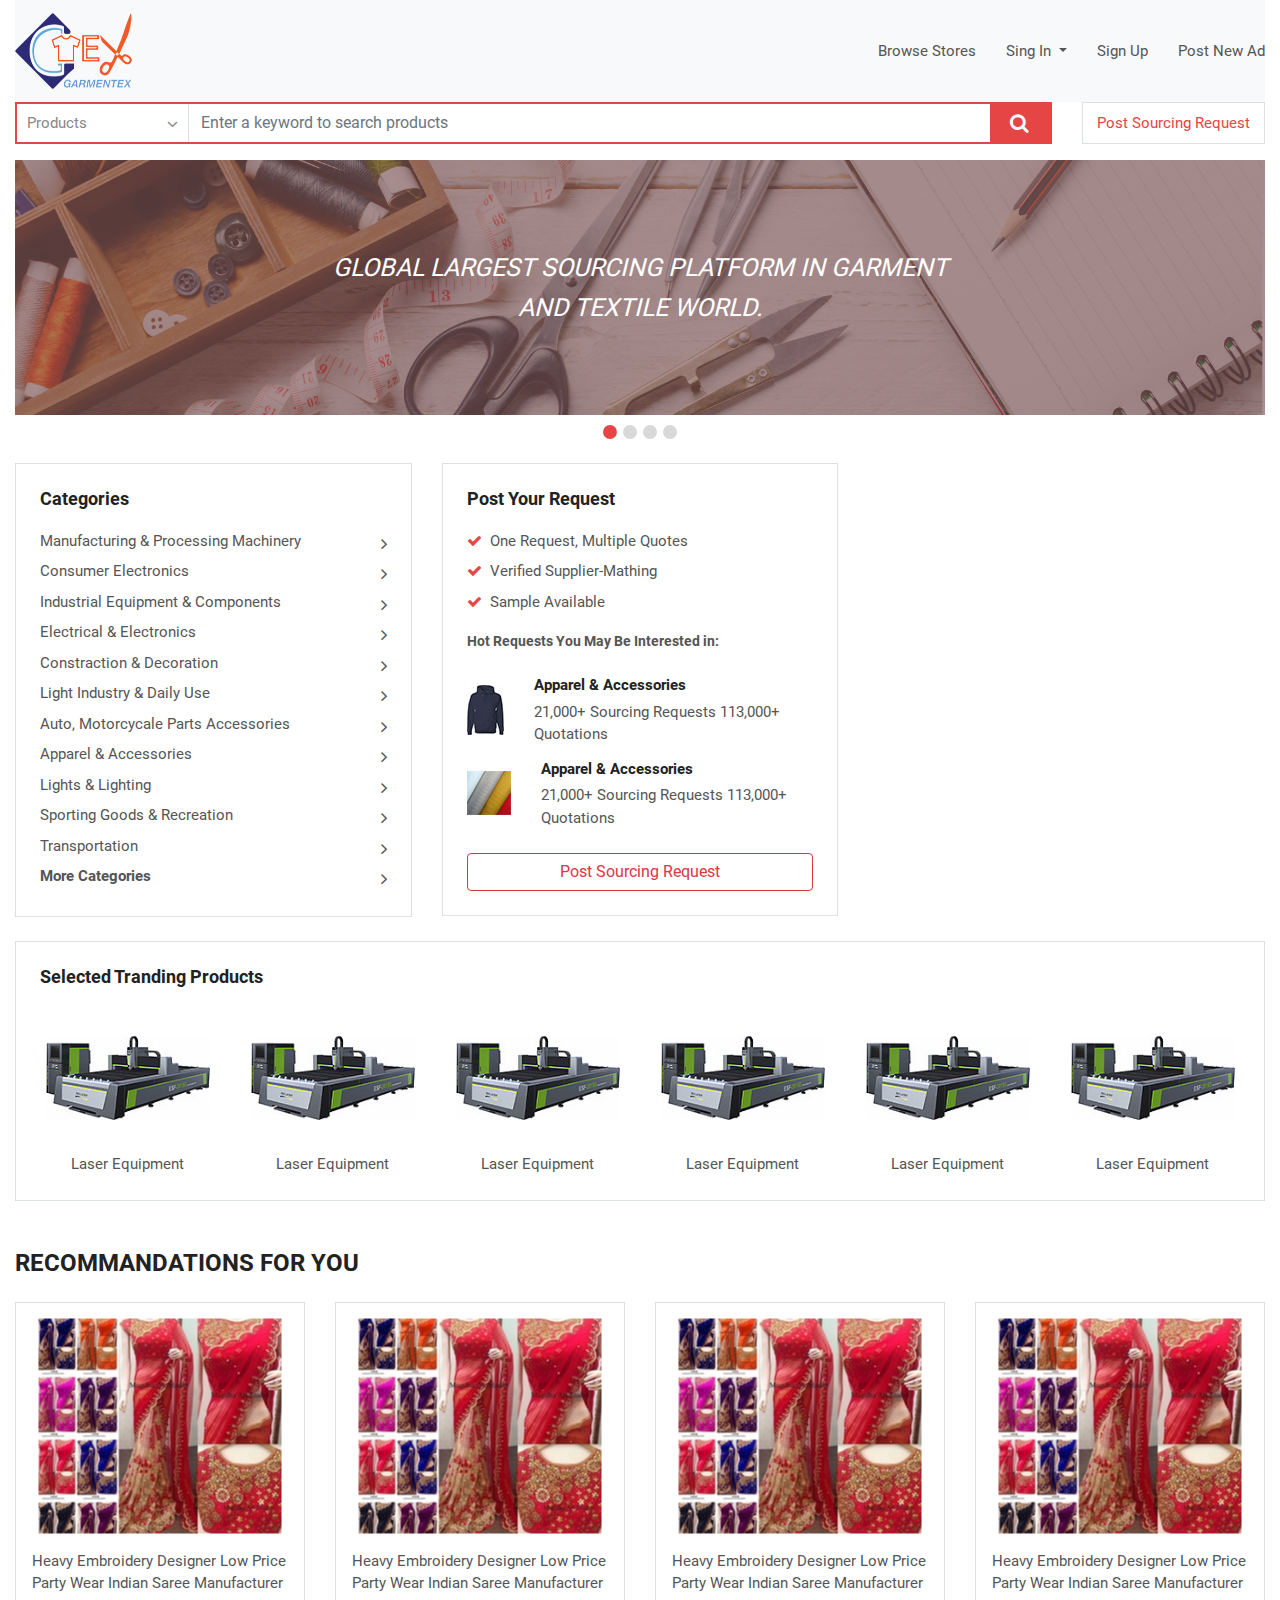
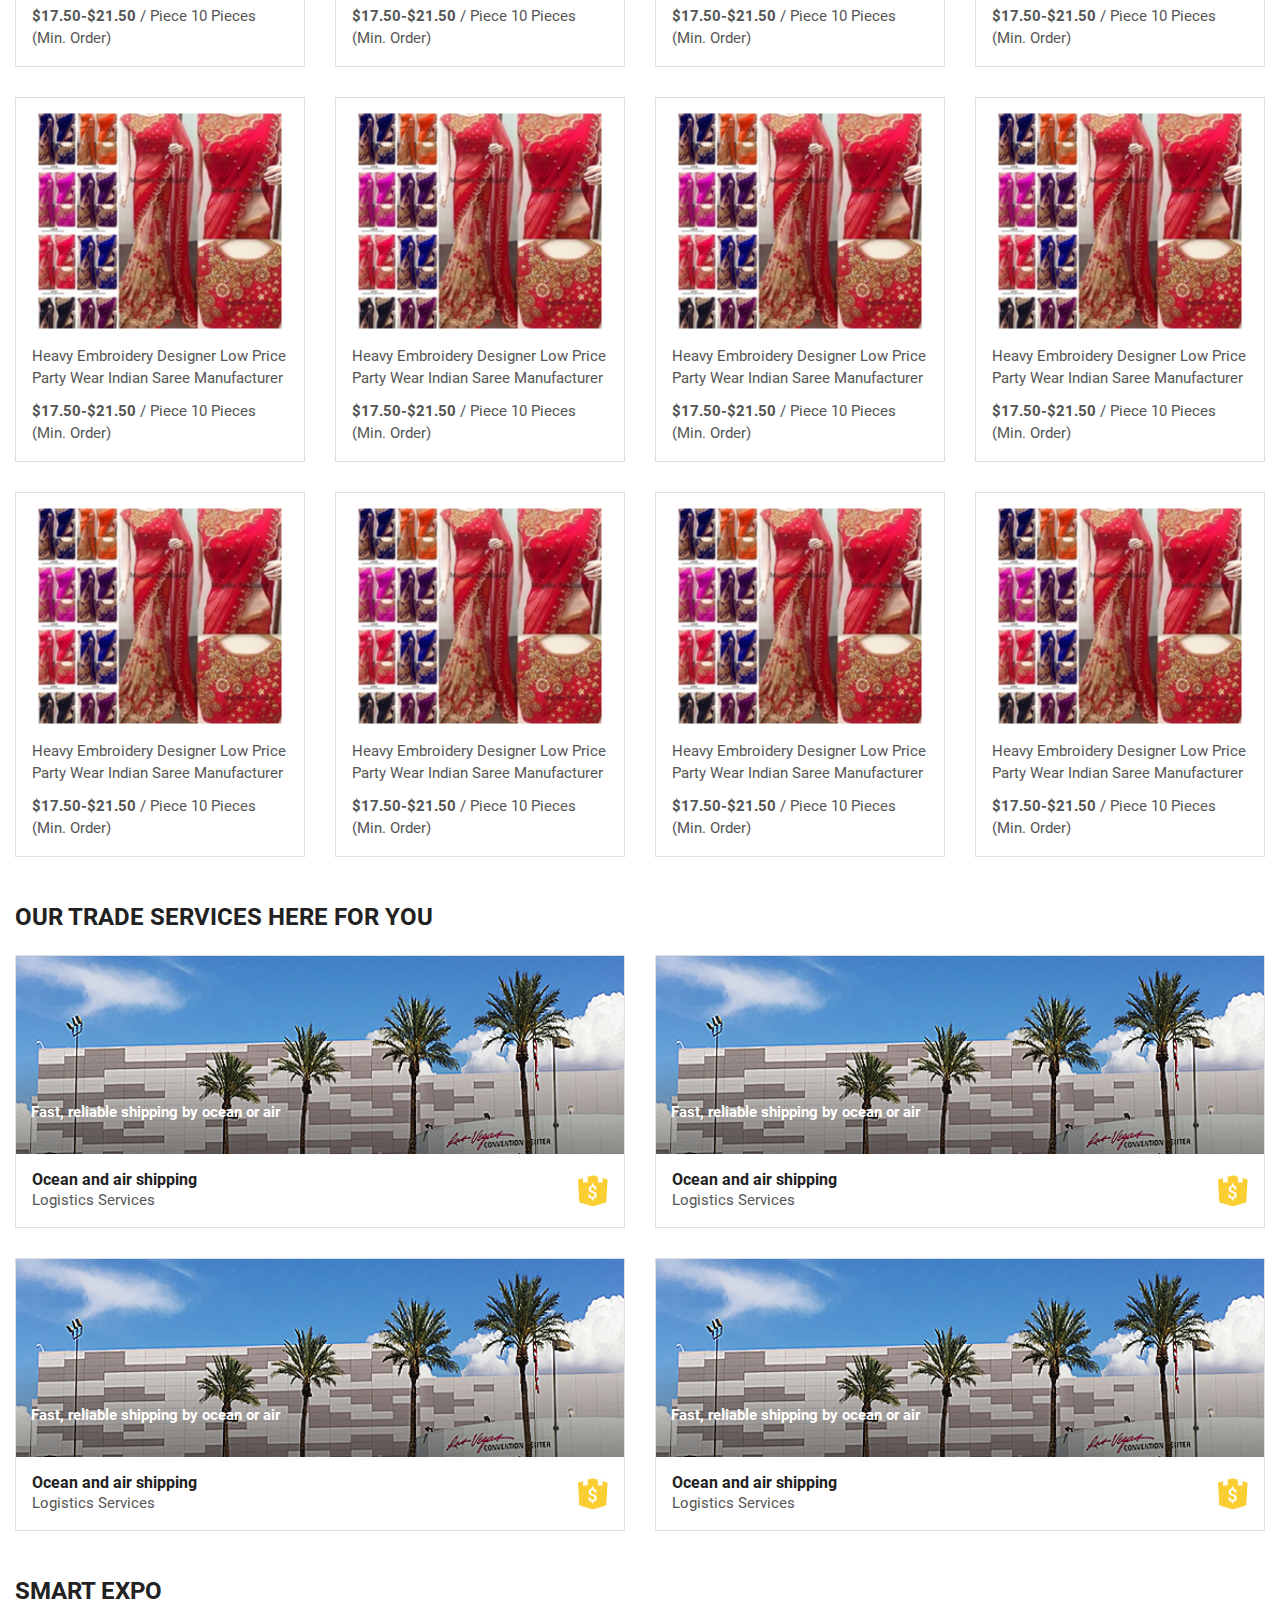
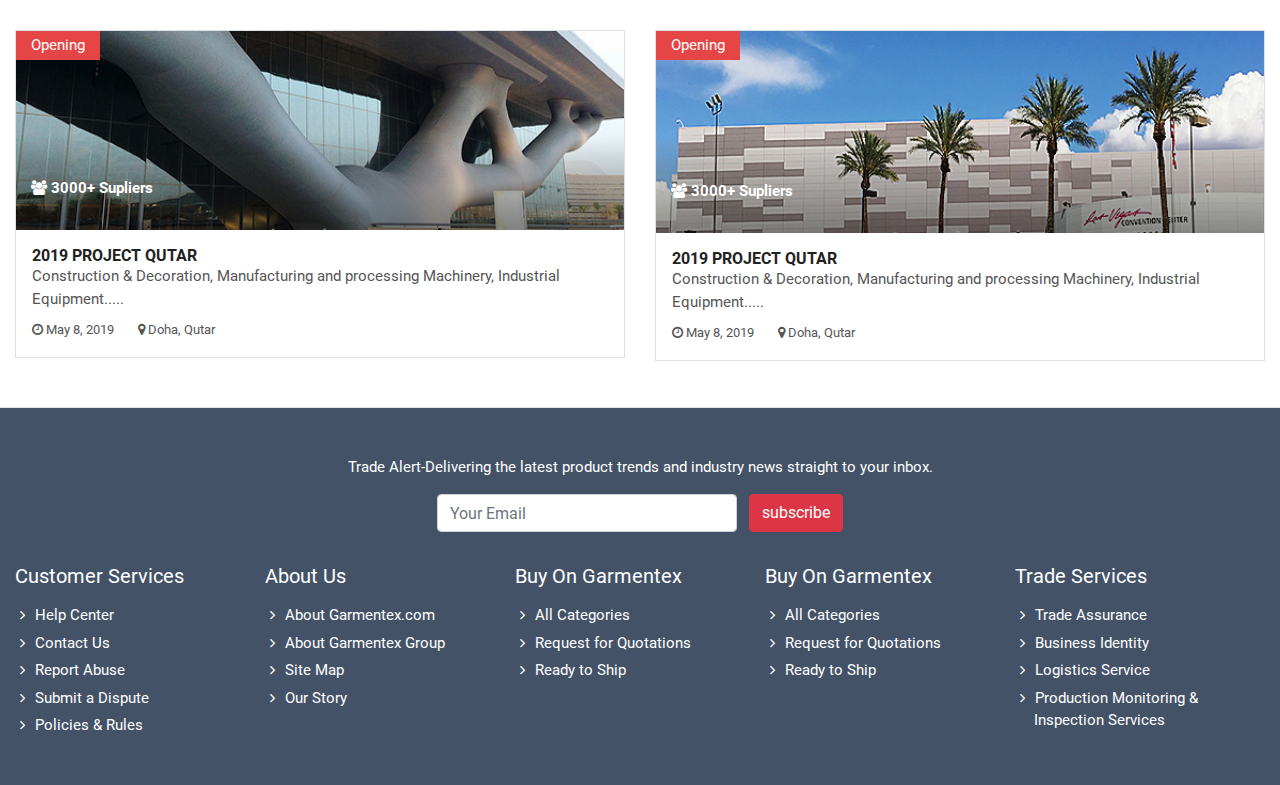
<file: index.html>
<!doctype html>
<html lang="en">
<head>
  <meta charset="utf-8">
  <meta name="viewport" content="width=device-width, initial-scale=1, shrink-to-fit=no">
  <!-- Bootstrap CSS -->
  <link rel="stylesheet" href="css/bootstrap.min.css">
  <!-- FontAwesome css -->
  <link rel="stylesheet" href="css/font-awesome.min.css">
  <!-- Style css -->
  <link rel="stylesheet" href="style.css">
  <!-- Responsive css -->
  <link rel="stylesheet" href="css/responsive.css">
  <title>Garmentex bd</title>
</head>
<body>
  <!-- Header section start -->
  <header>
    <div class="container-fluid">
      <nav class="navbar navbar-expand-lg navbar-light bg-light">
        <button class="navbar-toggler" type="button" data-toggle="collapse" data-target="#navbarTogglerDemo03"
          aria-controls="navbarTogglerDemo03" aria-expanded="false" aria-label="Toggle navigation">
          <span class="navbar-toggler-icon"></span>
        </button>
        <a class="navbar-brand" href="index.html">
          <img src="images/logo.png" alt="img">
        </a>
        <div class="collapse navbar-collapse" id="navbarTogglerDemo03">
          <ul class="navbar-nav mr-auto mt-2 mt-lg-0">
            <li class="nav-item">
              <a class="nav-link" href="#">Browse Stores</a>
            </li>
            <li class="nav-item dropdown">
              <a class="nav-link dropdown-toggle" href="#" id="navbarDropdown" role="button" data-toggle="dropdown" aria-haspopup="true" aria-expanded="false">
                Sing In
              </a>
              <div class="dropdown-menu" aria-labelledby="navbarDropdown">
                <a class="dropdown-item" href="#">Drowpdown 01</a>
                <a class="dropdown-item" href="#">Drowpdown 02</a>
                <a class="dropdown-item" href="#">Drowpdown 03</a>
              </div>
            </li>
            <li class="nav-item">
              <a class="nav-link" href="#">Sign Up</a>
            </li>
            <li class="nav-item">
              <a class="nav-link" href="#">Post New Ad</a>
            </li>
          </ul>
        </div>
      </nav>
      <div class="search_header">
        <div class="row">
          <div class="col-xl-10">
            <div class="search_product">
              <div class="all_catagories_area border_1">
                <div class="all_catagories drop_down cur_pointer clr_grey">
                  Products
                  <i class="fa fa-angle-down down_arrow" aria-hidden="true"></i>
                </div>
                <div class="categories_list border_1">
                  <ul class="list-unstyled">
                    <li> <a href="#">Suppliers</a></li>
                    <li> <a href="#">Sourcing Requests</a></li>
                  </ul>
                </div>
              </div>
              <form class="search_form">
                <div class="form-group">
                  <div class="search_input">
                    <input type="text" class="form-control rounded-0 border-0" id="SearchProduct"
                      aria-describedby="emailHelp" placeholder="Enter a keyword to search products">
                    <button class="search_icon border-0"><i class="fa fa-search" aria-hidden="true"></i></button>
                  </div>
                </div>
              </form>
            </div>
          </div>
          <div class="col-xl-2">
            <div class="post_sourcing_area border_1 text-center">
              <span class="clr_red text-center cur_pointer d-block"> Post Sourcing Request</span>
              <div class="post_sourcing_list text-left">
                <div class="post_list_inner border_1 bg-white">
                  <h6 class="font_bold font_s_14">Post one request to compare multiple quotes!</h6>
                  <ul class="list-unstyled">
                    <li class="post_list w-100 font_s_12">
                      <div class="posts_details">
                        <p>Jewelry in Stainless Steel</p>
                        <p>Purchase Quantity:25 20' Container</p>
                        <p class="clr_lgt_green">This request has just got 3 quotes for comparison.</p>
                      </div>
                      <div class="post_country">
                        <p> <img src="images/mexico.jpg" alt="img"> Mexico</p>
                      </div>
                    </li>
                    <li class="post_list w-100 font_s_12">
                      <div class="posts_details">
                        <p>Jewelry in Stainless Steel</p>
                        <p>Purchase Quantity:25 20' Container</p>
                        <p class="clr_lgt_green">This request has just got 3 quotes for comparison.</p>
                      </div>
                      <div class="post_country">
                        <p> <img src="images/mexico.jpg" alt="img"> Mexico</p>
                      </div>
                    </li>
                    <li class="post_list w-100 font_s_12">
                      <div class="posts_details">
                        <p>Jewelry in Stainless Steel</p>
                        <p>Purchase Quantity:25 20' Container</p>
                        <p class="clr_lgt_green">This request has just got 3 quotes for comparison.</p>
                      </div>
                      <div class="post_country">
                        <p> <img src="images/mexico.jpg" alt="img"> Mexico</p>
                      </div>
                    </li>
                  </ul>
                  <a href="#" class="rounded bg_red text-white d-inline-block">Post Sourcing Request</a>
                </div>
              </div>
            </div>
          </div>
        </div>
      </div>
    </div>
  </header>
  <!-- Header section end -->
  <!-- Main section start -->
  <main>
    <div class="container-fluid">
      <!-- Banner section start -->
      <div class="main_banner mt-3 mb-5">
        <div class="bd-example">
          <div id="carouselExampleCaptions" class="carousel slide" data-ride="carousel">
            <ol class="carousel-indicators">
              <li data-target="#carouselExampleCaptions" data-slide-to="0" class="active"></li>
              <li data-target="#carouselExampleCaptions" data-slide-to="1"></li>
              <li data-target="#carouselExampleCaptions" data-slide-to="2"></li>
              <li data-target="#carouselExampleCaptions" data-slide-to="3"></li>
            </ol>
            <div class="carousel-inner">
              <div class="carousel-item active">
                <img src="images/bg_banner_1.jpg" class="d-block w-100 img-fluid" alt="banner_img">
                <div class="carousel-caption">
                  <div class="carouse_custom_inner">
                    <div class="carousel_main_caption">
                        <p class="text-uppercase">Global largest sourcing platform in garment and textile world.</p>
                    </div>
                  </div>
                </div>
              </div>
              <div class="carousel-item">
                <img src="images/bg_banner_2.jpg" class="d-block w-100 img-fluid" alt="banner_img">
                <div class="carousel-caption">
                  <div class="carouse_custom_inner">
                    <div class="carousel_main_caption">
                        <p class="text-uppercase">Meet with competitor and get the best product and price.</p>
                    </div>
                  </div>
                </div>
              </div>
              <div class="carousel-item">
                <img src="images/bg_banner_3.jpg" class="d-block w-100 img-fluid" alt="banner_img">
                <div class="carousel-caption">
                  <div class="carouse_custom_inner">
                    <div class="carousel_main_caption">
                        <p class="text-uppercase">Create your profile here and boost your business</p>
                    </div>
                  </div>
                </div>
              </div>
              <div class="carousel-item">
                <img src="images/bg_banner_4.jpg" class="d-block w-100 img-fluid" alt="banner_img">
                <div class="carousel-caption">
                  <div class="carouse_custom_inner">
                    <div class="carousel_main_caption">
                        <p class="text-uppercase">Largest online marketplace for garments and textile world.</p>
                    </div>
                  </div>
                </div>
              </div>
            </div>
            <a class="carousel-control-prev" href="#carouselExampleCaptions" role="button" data-slide="prev">
              <span class="carousel-control-prev-icon" aria-hidden="true"></span>
              <span class="sr-only">Previous</span>
            </a>
            <a class="carousel-control-next" href="#carouselExampleCaptions" role="button" data-slide="next">
              <span class="carousel-control-next-icon" aria-hidden="true"></span>
              <span class="sr-only">Next</span>
            </a>
          </div>
        </div>
      </div>
      <!-- Banner section end -->
      <div class="row">
        <div class="col-xl-4">
          <div class="main_cat_item border_1 bg-white p-4">
            <h4 class="font_s_18 font_bold clr_black mb-3">Categories</h4>
            <ul class="list-unstyled">
              <li><a href="#" class="d-block">Manufacturing & Processing Machinery<span class="text-right font_s_18"><i
                      class="fa fa-angle-right" aria-hidden="true"></i></span></a></li>
              <li><a href="#" class="d-block">Consumer Electronics<span class="text-right font_s_18"><i
                      class="fa fa-angle-right" aria-hidden="true"></i></span></a></li>
              <li><a href="#" class="d-block">Industrial Equipment & Components<span class="text-right font_s_18"><i
                      class="fa fa-angle-right" aria-hidden="true"></i></span></a></li>
              <li><a href="#" class="d-block">Electrical & Electronics<span class="text-right font_s_18"><i
                      class="fa fa-angle-right" aria-hidden="true"></i></span></a></li>
              <li><a href="#" class="d-block">Constraction & Decoration<span class="text-right font_s_18"><i
                      class="fa fa-angle-right" aria-hidden="true"></i></span></a></li>
              <li><a href="#" class="d-block">Light Industry & Daily Use<span class="text-right font_s_18"><i
                      class="fa fa-angle-right" aria-hidden="true"></i></span></a></li>
              <li><a href="#" class="d-block">Auto, Motorcycale Parts Accessories<span class="text-right font_s_18"><i
                      class="fa fa-angle-right" aria-hidden="true"></i></span></a></li>
              <li><a href="#" class="d-block">Apparel & Accessories<span class="text-right font_s_18"><i
                      class="fa fa-angle-right" aria-hidden="true"></i></span></a></li>
              <li><a href="#" class="d-block">Lights & Lighting<span class="text-right font_s_18"><i
                      class="fa fa-angle-right" aria-hidden="true"></i></span></a></li>
              <li><a href="#" class="d-block">Sporting Goods & Recreation<span class="text-right font_s_18"><i
                      class="fa fa-angle-right" aria-hidden="true"></i></span></a></li>
              <li><a href="#" class="d-block">Transportation<span class="text-right font_s_18"><i
                      class="fa fa-angle-right" aria-hidden="true"></i></span></a></li>
              <li><a href="#" class="d-block font_bold">More Categories<span class="text-right font_s_18"><i
                      class="fa fa-angle-right" aria-hidden="true"></i></span></a></li>
            </ul>
          </div>
        </div>
        <div class="col-xl-4">
          <div class="main_cat_item border_1 bg-white p-4">
            <h4 class="font_s_18 font_bold clr_black mb-3">Post Your Request</h4>
            <ul class="list-unstyled">
              <li class="d-block"><i class="fa fa-check mr-2 clr_red" aria-hidden="true"></i>One Request, Multiple
                Quotes</li>
              <li class="d-block"><i class="fa fa-check mr-2 clr_red" aria-hidden="true"></i>Verified Supplier-Mathing
              </li>
              <li class="d-block"><i class="fa fa-check mr-2 clr_red" aria-hidden="true"></i>Sample Available</li>
            </ul>
            <h5 class="font_s_14 font_bold mt-3">Hot Requests You May Be Interested in:</h5>
            <div class="interested_product mt-4">
              <ul class="list-unstyled">
                <li>
                  <a href="#">
                    <div class="dis_tble_cl appairal_img">
                      <img src="images/appairal.jpg" alt="img">
                    </div>
                    <div class="dis_tble_cl">
                      <p class="clr_black font_bold mb-1">Apparel & Accessories</p>
                      <p class="">21,000+ Sourcing Requests
                        113,000+ Quotations</p>
                    </div>
                  </a>
                </li>
                <li>
                  <a href="#">
                    <div class="dis_tble_cl appairal_img">
                      <img src="images/appairal2.jpg" alt="img">
                    </div>
                    <div class="dis_tble_cl">
                      <p class="clr_black font_bold mb-1">Apparel & Accessories</p>
                      <p class="">21,000+ Sourcing Requests 113,000+ Quotations</p>
                    </div>
                  </a>
                </li>
              </ul>
            </div>
            <button class="btn btn-outline-danger d-block w-100 mt-4">Post Sourcing Request</button>
          </div>
        </div>
      </div>
      <!-- Tranding products start -->
      <div class="border_1 p-4 mt-4 bg-white">
        <h4 class="font_s_18 font_bold clr_black mb-3">Selected Tranding Products</h4>
        <div class="row">
          <div class="col-xl-2">
            <a href="#" class="tranding_product text-center">
              <div class="tranding_product_img">
                <img src="images/trand_prdt_1.jpg" alt="img" class="img-fluid">
              </div>
              <p class="text-center">Laser Equipment</p>
            </a>
          </div>
          <div class="col-xl-2">
            <a href="#" class="tranding_product text-center">
              <div class="tranding_product_img">
                <img src="images/trand_prdt_1.jpg" alt="img" class="img-fluid">
              </div>
              <p class="text-center">Laser Equipment</p>
            </a>
          </div>
          <div class="col-xl-2">
            <a href="#" class="tranding_product text-center">
              <div class="tranding_product_img">
                <img src="images/trand_prdt_1.jpg" alt="img" class="img-fluid">
              </div>
              <p class="text-center">Laser Equipment</p>
            </a>
          </div>
          <div class="col-xl-2">
            <a href="#" class="tranding_product text-center">
              <div class="tranding_product_img">
                <img src="images/trand_prdt_1.jpg" alt="img" class="img-fluid">
              </div>
              <p class="text-center">Laser Equipment</p>
            </a>
          </div>
          <div class="col-xl-2">
            <a href="#" class="tranding_product text-center">
              <div class="tranding_product_img">
                <img src="images/trand_prdt_1.jpg" alt="img" class="img-fluid">
              </div>
              <p class="text-center">Laser Equipment</p>
            </a>
          </div>
          <div class="col-xl-2">
            <a href="#" class="tranding_product text-center">
              <div class="tranding_product_img">
                <img src="images/trand_prdt_1.jpg" alt="img" class="img-fluid">
              </div>
              <p class="text-center">Laser Equipment</p>
            </a>
          </div>
        </div>
      </div>
      <!-- Tranding product end -->
      <!-- Recommanded product start -->
      <div class="recomanded_product pt-5">
        <h4 class="font_bold clr_black mb-4 text-uppercase">Recommandations for you</h4>
        <div class="row">
          <div class="col-xl-3">
            <a href="#" class="product_item border_1 bg-white p-3 d-block">
              <div class="product_img">
                <img src="images/product_01.jpg" alt="img">
              </div>
              <div class="product_details pt-3">
                <p>Heavy Embroidery Designer Low Price Party Wear Indian Saree Manufacturer</p>
                <p><span class="font_bold">$17.50-$21.50</span> / Piece 10 Pieces (Min. Order)</p>
              </div>
            </a>
          </div>
          <div class="col-xl-3">
            <a href="#" class="product_item border_1 bg-white p-3 d-block">
              <div class="product_img">
                <img src="images/product_01.jpg" alt="img">
              </div>
              <div class="product_details pt-3">
                <p>Heavy Embroidery Designer Low Price Party Wear Indian Saree Manufacturer</p>
                <p><span class="font_bold">$17.50-$21.50</span> / Piece 10 Pieces (Min. Order)</p>
              </div>
            </a>
          </div>
          <div class="col-xl-3">
            <a href="#" class="product_item border_1 bg-white p-3 d-block">
              <div class="product_img">
                <img src="images/product_01.jpg" alt="img">
              </div>
              <div class="product_details pt-3">
                <p>Heavy Embroidery Designer Low Price Party Wear Indian Saree Manufacturer</p>
                <p><span class="font_bold">$17.50-$21.50</span> / Piece 10 Pieces (Min. Order)</p>
              </div>
            </a>
          </div>
          <div class="col-xl-3">
            <a href="#" class="product_item border_1 bg-white p-3 d-block">
              <div class="product_img">
                <img src="images/product_01.jpg" alt="img">
              </div>
              <div class="product_details pt-3">
                <p>Heavy Embroidery Designer Low Price Party Wear Indian Saree Manufacturer</p>
                <p><span class="font_bold">$17.50-$21.50</span> / Piece 10 Pieces (Min. Order)</p>
              </div>
            </a>
          </div>
          <div class="col-xl-3">
            <a href="#" class="product_item border_1 bg-white p-3 d-block">
              <div class="product_img">
                <img src="images/product_01.jpg" alt="img">
              </div>
              <div class="product_details pt-3">
                <p>Heavy Embroidery Designer Low Price Party Wear Indian Saree Manufacturer</p>
                <p><span class="font_bold">$17.50-$21.50</span> / Piece 10 Pieces (Min. Order)</p>
              </div>
            </a>
          </div>
          <div class="col-xl-3">
            <a href="#" class="product_item border_1 bg-white p-3 d-block">
              <div class="product_img">
                <img src="images/product_01.jpg" alt="img">
              </div>
              <div class="product_details pt-3">
                <p>Heavy Embroidery Designer Low Price Party Wear Indian Saree Manufacturer</p>
                <p><span class="font_bold">$17.50-$21.50</span> / Piece 10 Pieces (Min. Order)</p>
              </div>
            </a>
          </div>
          <div class="col-xl-3">
            <a href="#" class="product_item border_1 bg-white p-3 d-block">
              <div class="product_img">
                <img src="images/product_01.jpg" alt="img">
              </div>
              <div class="product_details pt-3">
                <p>Heavy Embroidery Designer Low Price Party Wear Indian Saree Manufacturer</p>
                <p><span class="font_bold">$17.50-$21.50</span> / Piece 10 Pieces (Min. Order)</p>
              </div>
            </a>
          </div>
          <div class="col-xl-3">
            <a href="#" class="product_item border_1 bg-white p-3 d-block">
              <div class="product_img">
                <img src="images/product_01.jpg" alt="img">
              </div>
              <div class="product_details pt-3">
                <p>Heavy Embroidery Designer Low Price Party Wear Indian Saree Manufacturer</p>
                <p><span class="font_bold">$17.50-$21.50</span> / Piece 10 Pieces (Min. Order)</p>
              </div>
            </a>
          </div>
          <div class="col-xl-3">
            <a href="#" class="product_item border_1 bg-white p-3 d-block">
              <div class="product_img">
                <img src="images/product_01.jpg" alt="img">
              </div>
              <div class="product_details pt-3">
                <p>Heavy Embroidery Designer Low Price Party Wear Indian Saree Manufacturer</p>
                <p><span class="font_bold">$17.50-$21.50</span> / Piece 10 Pieces (Min. Order)</p>
              </div>
            </a>
          </div>
          <div class="col-xl-3">
            <a href="#" class="product_item border_1 bg-white p-3 d-block">
              <div class="product_img">
                <img src="images/product_01.jpg" alt="img">
              </div>
              <div class="product_details pt-3">
                <p>Heavy Embroidery Designer Low Price Party Wear Indian Saree Manufacturer</p>
                <p><span class="font_bold">$17.50-$21.50</span> / Piece 10 Pieces (Min. Order)</p>
              </div>
            </a>
          </div>
          <div class="col-xl-3">
            <a href="#" class="product_item border_1 bg-white p-3 d-block">
              <div class="product_img">
                <img src="images/product_01.jpg" alt="img">
              </div>
              <div class="product_details pt-3">
                <p>Heavy Embroidery Designer Low Price Party Wear Indian Saree Manufacturer</p>
                <p><span class="font_bold">$17.50-$21.50</span> / Piece 10 Pieces (Min. Order)</p>
              </div>
            </a>
          </div>
          <div class="col-xl-3">
            <a href="#" class="product_item border_1 bg-white p-3 d-block">
              <div class="product_img">
                <img src="images/product_01.jpg" alt="img">
              </div>
              <div class="product_details pt-3">
                <p>Heavy Embroidery Designer Low Price Party Wear Indian Saree Manufacturer</p>
                <p><span class="font_bold">$17.50-$21.50</span> / Piece 10 Pieces (Min. Order)</p>
              </div>
            </a>
          </div>
        </div>
      </div>
      <!-- Recommanded product end -->
      <!-- Trade services section start -->
      <div class="trade_services mt-3">
        <h4 class="font_bold clr_black mb-4 text-uppercase">Our trade services here for you</h4>
        <div class="row">
          <div class="col-xl-6">
            <a href="#" class="trade_services_item d-block border_1">
              <div class="trade_services_item_img">
                <img src="images/services_img1.jpg" alt="img" class="w-100">
                <p class="text-white font_bold">Fast, reliable shipping by ocean or air</p>
              </div>
              <div class="trade_services_item_content p-3 w-100">
                <div class="trade_services_item_content_dis_cl">
                  <h6 class="font_bold clr_black">Ocean and air shipping</h6>
                  <p>Logistics Services</p>
                </div>
                <div class="trade_services_item_content_dis_cl text-right">
                  <img src="images/dollar.jpg" alt="img">
                </div>
              </div>
            </a>
          </div>
          <div class="col-xl-6">
            <a href="#" class="trade_services_item d-block border_1">
              <div class="trade_services_item_img">
                <img src="images/services_img1.jpg" alt="img" class="w-100">
                <p class="text-white font_bold">Fast, reliable shipping by ocean or air</p>
              </div>
              <div class="trade_services_item_content p-3 w-100">
                <div class="trade_services_item_content_dis_cl">
                  <h6 class="font_bold clr_black">Ocean and air shipping</h6>
                  <p>Logistics Services</p>
                </div>
                <div class="trade_services_item_content_dis_cl text-right">
                  <img src="images/dollar.jpg" alt="img">
                </div>
              </div>
            </a>
          </div>
          <div class="col-xl-6">
            <a href="#" class="trade_services_item d-block border_1">
              <div class="trade_services_item_img">
                <img src="images/services_img1.jpg" alt="img" class="w-100">
                <p class="text-white font_bold">Fast, reliable shipping by ocean or air</p>
              </div>
              <div class="trade_services_item_content p-3 w-100">
                <div class="trade_services_item_content_dis_cl">
                  <h6 class="font_bold clr_black">Ocean and air shipping</h6>
                  <p>Logistics Services</p>
                </div>
                <div class="trade_services_item_content_dis_cl text-right">
                  <img src="images/dollar.jpg" alt="img">
                </div>
              </div>
            </a>
          </div>
          <div class="col-xl-6">
            <a href="#" class="trade_services_item d-block border_1">
              <div class="trade_services_item_img">
                <img src="images/services_img1.jpg" alt="img" class="w-100">
                <p class="text-white font_bold">Fast, reliable shipping by ocean or air</p>
              </div>
              <div class="trade_services_item_content p-3 w-100">
                <div class="trade_services_item_content_dis_cl">
                  <h6 class="font_bold clr_black">Ocean and air shipping</h6>
                  <p>Logistics Services</p>
                </div>
                <div class="trade_services_item_content_dis_cl text-right">
                  <img src="images/dollar.jpg" alt="img">
                </div>
              </div>
            </a>
          </div>
        </div>
      </div>
      <!-- Trade services section end -->
      <!-- Smart expo section start -->
      <div class="trade_services mt-3">
        <h4 class="font_bold clr_black mb-4 text-uppercase">Smart Expo</h4>
        <div class="row">
          <div class="col-xl-6">
            <a href="#" class="trade_services_item d-block border_1">
              <div class="trade_services_item_img">
                <img src="images/smart_expo_1.jpg" alt="img" class="w-100">
                <p class="text-white font_bold">
                  <i class="fa fa-users" aria-hidden="true"></i>
                  3000+ Supliers
                </p>
                <span class="opening text-white">Opening</span>
              </div>
              <div class="trade_services_item_content p-3 w-100">
                <div class="trade_services_item_content_dis_cl">
                  <h6 class="font_bold clr_black text-uppercase">2019 Project Qutar</h6>
                  <p>Construction & Decoration, Manufacturing and processing Machinery, Industrial Equipment.....</p>
                  <ul class="list-unstyled mt-2">
                    <li class="font_s_13">
                      <i class="fa fa-clock-o" aria-hidden="true"></i> May 8, 2019
                    </li>
                    <li class="font_s_13">
                        <i class="fa fa-map-marker" aria-hidden="true"></i> Doha, Qutar
                    </li>
                  </ul>
                </div>
              </div>
            </a>
          </div>
          <div class="col-xl-6">
            <a href="#" class="trade_services_item d-block border_1">
              <div class="trade_services_item_img">
                <img src="images/smart_expo_2.jpg" alt="img" class="w-100">
                <p class="text-white font_bold">
                  <i class="fa fa-users" aria-hidden="true"></i>
                  3000+ Supliers
                </p>
                <span class="opening text-white">Opening</span>
              </div>
              <div class="trade_services_item_content p-3 w-100">
                <div class="trade_services_item_content_dis_cl">
                  <h6 class="font_bold clr_black text-uppercase">2019 Project Qutar</h6>
                  <p>Construction & Decoration, Manufacturing and processing Machinery, Industrial Equipment.....</p>
                  <ul class="list-unstyled mt-2">
                    <li class="font_s_13">
                      <i class="fa fa-clock-o" aria-hidden="true"></i> May 8, 2019
                    </li>
                    <li class="font_s_13">
                        <i class="fa fa-map-marker" aria-hidden="true"></i> Doha, Qutar
                    </li>
                  </ul>
                </div>
              </div>
            </a>
          </div>
        </div>
      </div>
      <!-- Smart expo section end -->
    </div>
  </main>
  <!-- Main section end -->
  <!-- Footer section start -->
  <footer class="pt-5 pb-5 mt-3 overflow_hidden text-white">
    <div class="container-fluid">
      <div class="subscribe mb-4">
        <p>Trade Alert-Delivering the latest product trends and industry news straight to your inbox.</p>
        <form class="form-inline mt-3">
          <input type="text" class="form-control mb-2 mr-sm-2" id="inlineFormInputName2" placeholder="Your Email">
        
          <button type="submit" class="btn btn-danger mb-2">subscribe</button>
        </form>
      </div>
      <div class="footer_content">
        <h4>Customer Services</h4>
        <ul class="mt-3 list-unstyled">
          <li>
            <a href="#">
              <span><i class="fa fa-angle-right" aria-hidden="true"></i></span>
              Help Center
            </a>
          </li>
          <li>
            <a href="#">
              <span><i class="fa fa-angle-right" aria-hidden="true"></i></span>
              Contact Us
            </a>
          </li>
          <li>
            <a href="#">
              <span><i class="fa fa-angle-right" aria-hidden="true"></i></span>
              Report Abuse
            </a>
          </li>
          <li>
            <a href="#">
              <span><i class="fa fa-angle-right" aria-hidden="true"></i></span>
              Submit a Dispute
            </a>
          </li>
          <li>
            <a href="#">
              <span><i class="fa fa-angle-right" aria-hidden="true"></i></span>
              Policies & Rules
            </a>
          </li>
        </ul>
      </div>
      <div class="footer_content">
        <h4>About Us</h4>
        <ul class="mt-3 list-unstyled">
          <li>
            <a href="#">
              <span><i class="fa fa-angle-right" aria-hidden="true"></i></span>
              About Garmentex.com
            </a>
          </li>
          <li>
            <a href="#">
              <span><i class="fa fa-angle-right" aria-hidden="true"></i></span>
              About Garmentex Group
            </a>
          </li>
          <li>
            <a href="#">
              <span><i class="fa fa-angle-right" aria-hidden="true"></i></span>
              Site Map
            </a>
          </li>
          <li>
            <a href="#">
              <span><i class="fa fa-angle-right" aria-hidden="true"></i></span>
              Our Story
            </a>
          </li>
        </ul>
      </div>
      <div class="footer_content">
        <h4>Buy On Garmentex</h4>
        <ul class="mt-3 list-unstyled">
          <li>
            <a href="#">
              <span><i class="fa fa-angle-right" aria-hidden="true"></i></span>
              All Categories
            </a>
          </li>
          <li>
            <a href="#">
              <span><i class="fa fa-angle-right" aria-hidden="true"></i></span>
              Request for Quotations
            </a>
          </li>
          <li>
            <a href="#">
              <span><i class="fa fa-angle-right" aria-hidden="true"></i></span>
              Ready to Ship
            </a>
          </li>
        </ul>
      </div>
      <div class="footer_content">
        <h4>Buy On Garmentex</h4>
        <ul class="mt-3 list-unstyled">
          <li>
            <a href="#">
              <span><i class="fa fa-angle-right" aria-hidden="true"></i></span>
              All Categories
            </a>
          </li>
          <li>
            <a href="#">
              <span><i class="fa fa-angle-right" aria-hidden="true"></i></span>
              Request for Quotations
            </a>
          </li>
          <li>
            <a href="#">
              <span><i class="fa fa-angle-right" aria-hidden="true"></i></span>
              Ready to Ship
            </a>
          </li>
        </ul>
      </div>
      <div class="footer_content">
        <h4>Trade Services</h4>
        <ul class="mt-3 list-unstyled">
          <li>
            <a href="#">
              <span><i class="fa fa-angle-right" aria-hidden="true"></i></span>
              Trade Assurance
            </a>
          </li>    
          <li>
            <a href="#">
              <span><i class="fa fa-angle-right" aria-hidden="true"></i></span>
              Business Identity
            </a>
          </li>
          <li>
            <a href="#">
              <span><i class="fa fa-angle-right" aria-hidden="true"></i></span>
              Logistics Service
            </a>
          </li>
          <li>
            <a href="#">
              <span><i class="fa fa-angle-right" aria-hidden="true"></i></span>
              Production Monitoring & Inspection Services
            </a>
          </li>
        </ul>
      </div>
    </div>
  </footer>
  <!-- Footer section end -->
  <!-- Js files -->
  <script src="js/jquery-3.3.1.slim.min.js"></script>
  <script src="js/popper.min.js"></script>
  <script src="js/bootstrap.min.js"></script>
  <script src="js/script.js"></script>
</body>
</html>
</file>
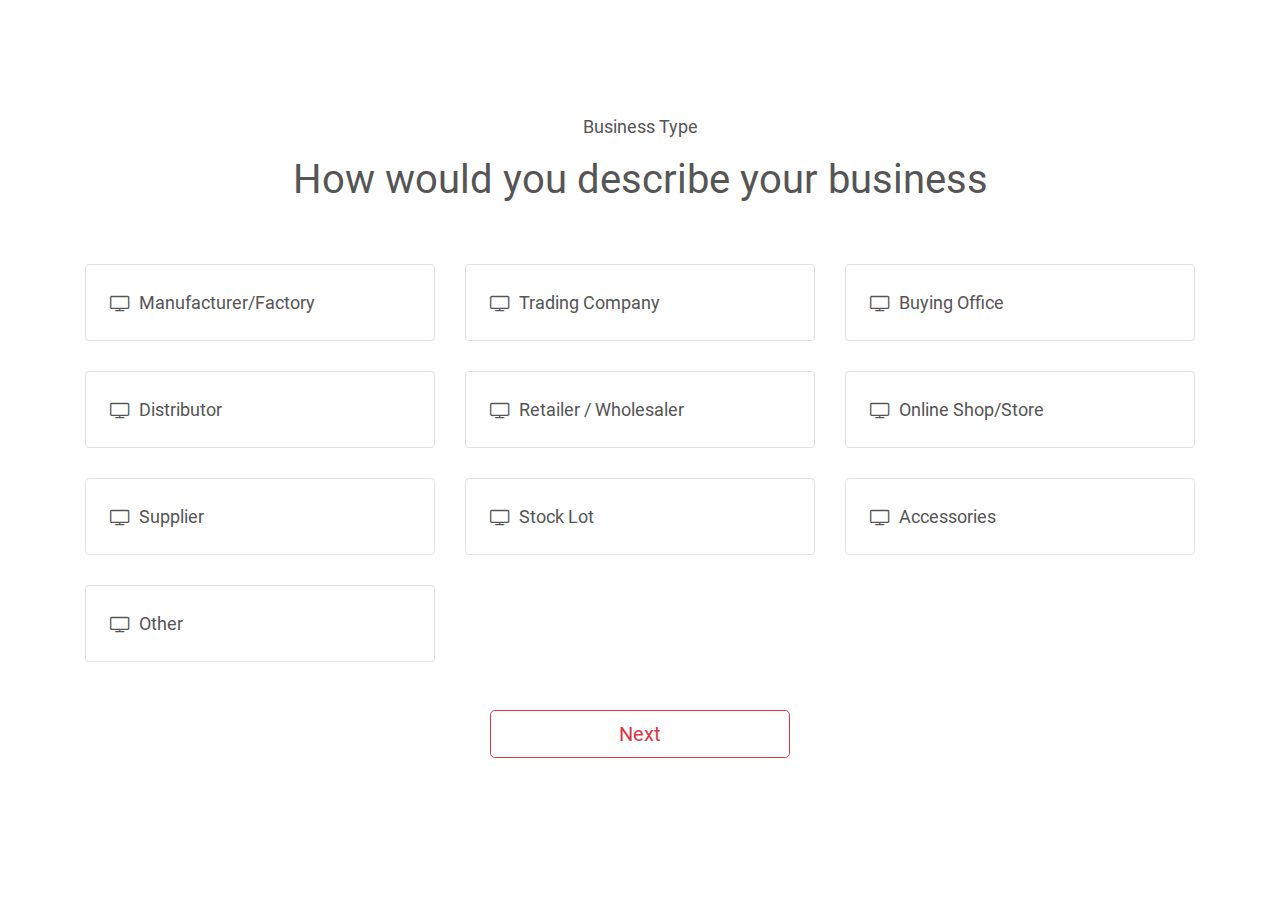
<file: business_type.html>
<!doctype html>
<html lang="en">
<head>
  <meta charset="utf-8">
  <meta name="viewport" content="width=device-width, initial-scale=1, shrink-to-fit=no">
  <!-- Title -->
  <title>Quistions - 03</title>
  <!-- Bootstrap CSS -->
  <link rel="stylesheet" href="css/bootstrap.min.css">
  <!-- FontAwesome css -->
  <link rel="stylesheet" href="css/font-awesome.min.css">
  <!-- Style css -->
  <link rel="stylesheet" href="style.css">
  <!-- Responsive css -->
  <link rel="stylesheet" href="css/responsive.css">
</head>
<body class="quistions_page">
  <div class="quistions_page_main_content text-center w-100">
    <div class="quistion_page_inner">
      <div class="container">
        <p class="font_s_18 text-center">Business Type</p>
        <h1 class="mt-3 text-center">How would you describe your business</h1>
        <div class="quistions_item_area">
          <div class="row">
            <div class="col-xl-4 co-lg-4 col-md-6 col-sm-6 col-xs-12">
              <a href="#" class="quistion_item border rounded p-4 w-100 d-block text-left font_s_18">
                <i class="fa fa-television icons mr-1" aria-hidden="true"></i> Manufacturer/Factory
              </a>
            </div>
            <div class="col-xl-4 co-lg-4 col-md-6 col-sm-6 col-xs-12">
              <a href="#" class="quistion_item border rounded p-4 w-100 d-block text-left font_s_18">
                <i class="fa fa-television icons mr-1" aria-hidden="true"></i> Trading Company
              </a>
            </div>
            <div class="col-xl-4 co-lg-4 col-md-6 col-sm-6 col-xs-12">
              <a href="#" class="quistion_item border rounded p-4 w-100 d-block text-left font_s_18">
                <i class="fa fa-television icons mr-1" aria-hidden="true"></i> Buying Ofﬁce
              </a>
            </div>
            <div class="col-xl-4 co-lg-4 col-md-6 col-sm-6 col-xs-12">
              <a href="#" class="quistion_item border rounded p-4 w-100 d-block text-left font_s_18">
                <i class="fa fa-television icons mr-1" aria-hidden="true"></i> Distributor
              </a>
            </div>
            <div class="col-xl-4 co-lg-4 col-md-6 col-sm-6 col-xs-12">
              <a href="#" class="quistion_item border rounded p-4 w-100 d-block text-left font_s_18">
                <i class="fa fa-television icons mr-1" aria-hidden="true"></i> Retailer / Wholesaler
              </a>
            </div>
            
            <div class="col-xl-4 co-lg-4 col-md-6 col-sm-6 col-xs-12">
              <a href="#" class="quistion_item border rounded p-4 w-100 d-block text-left font_s_18">
                <i class="fa fa-television icons mr-1" aria-hidden="true"></i> Online Shop/Store
              </a>
            </div>
            <div class="col-xl-4 co-lg-4 col-md-6 col-sm-6 col-xs-12">
              <a href="#" class="quistion_item border rounded p-4 w-100 d-block text-left font_s_18">
                <i class="fa fa-television icons mr-1" aria-hidden="true"></i> Supplier
              </a>
            </div>
            <div class="col-xl-4 co-lg-4 col-md-6 col-sm-6 col-xs-12">
              <a href="#" class="quistion_item border rounded p-4 w-100 d-block text-left font_s_18">
                <i class="fa fa-television icons mr-1" aria-hidden="true"></i> Stock Lot
              </a>
            </div>
            <div class="col-xl-4 co-lg-4 col-md-6 col-sm-6 col-xs-12">
              <a href="#" class="quistion_item border rounded p-4 w-100 d-block text-left font_s_18">
                <i class="fa fa-television icons mr-1" aria-hidden="true"></i>  Accessories
              </a>
            </div>
            
            
            <div class="col-xl-4 co-lg-4 col-md-6 col-sm-6 col-xs-12">
              <a href="#" class="quistion_item border rounded p-4 w-100 d-block text-left font_s_18">
                <i class="fa fa-television icons mr-1" aria-hidden="true"></i> Other
              </a>
            </div>
          </div>
        </div>
        <button class="btn btn-outline-danger btn-lg text-center mt-5 full_width_575 font_reg" type="button">Next</button>
      </div>
    </div>
  </div>
  <!-- Js files -->
  <script src="js/jquery-3.3.1.slim.min.js"></script>
  <script src="js/popper.min.js"></script>
  <script src="js/bootstrap.min.js"></script>
  <script src="js/script.js"></script>
</body>
</html>
</file>
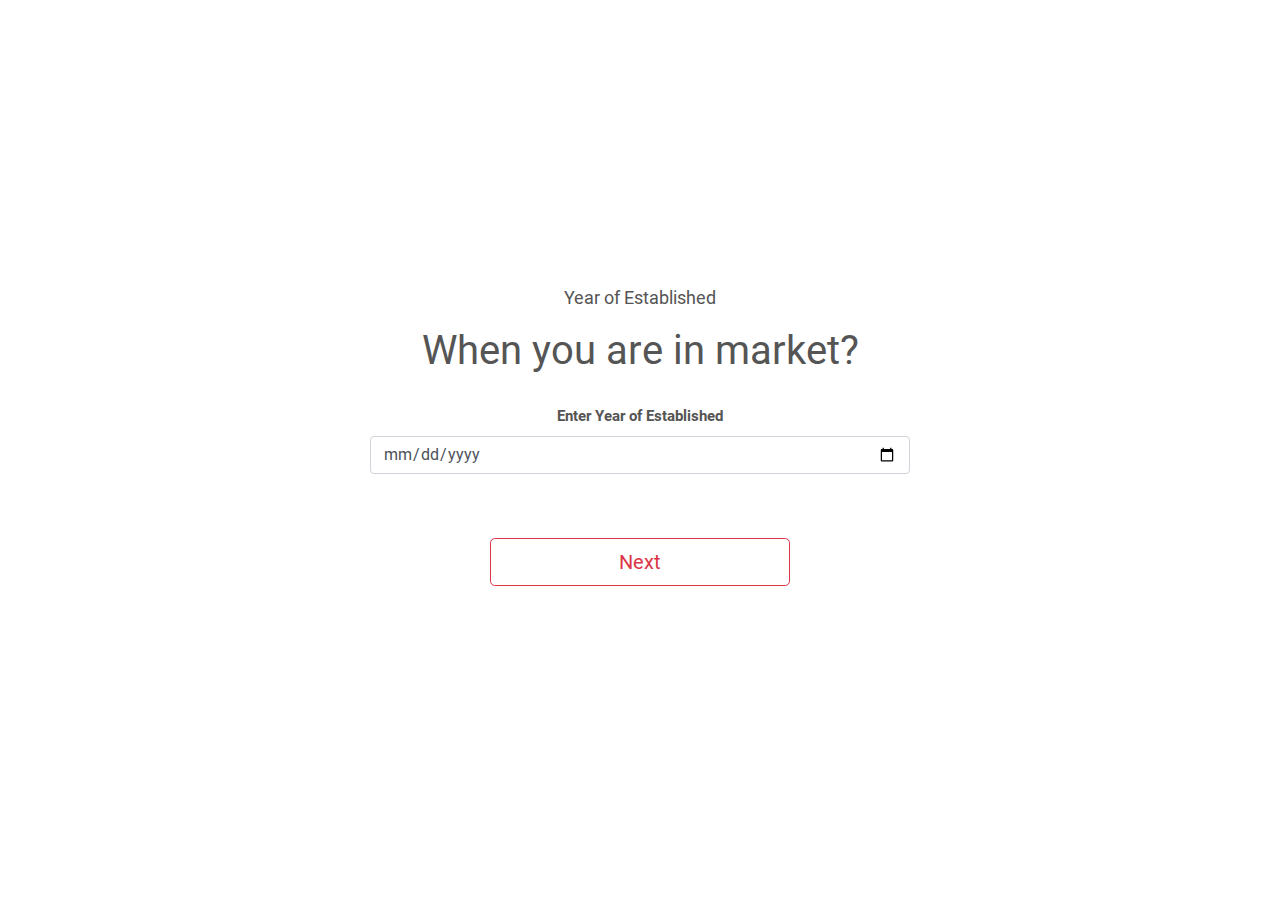
<file: established_question.html>
<!doctype html>
<html lang="en">
<head>
  <meta charset="utf-8">
  <meta name="viewport" content="width=device-width, initial-scale=1, shrink-to-fit=no">
  <!-- Title -->
  <title>Quistions - Year of Established</title>
  <!-- Bootstrap CSS -->
  <link rel="stylesheet" href="css/bootstrap.min.css">
  <!-- FontAwesome css -->
  <link rel="stylesheet" href="css/font-awesome.min.css">
  <!-- Style css -->
  <link rel="stylesheet" href="style.css">
  <!-- Responsive css -->
  <link rel="stylesheet" href="css/responsive.css">
</head>
<body class="quistions_page">
  <div class="quistions_page_main_content text-center w-100">
    <div class="quistion_page_inner">
      <div class="container">
        <p class="font_s_18 text-center">Year of Established</p>
        <h1 class="mt-3 text-center"> When you are in market?</h1>
        <div class="quistions_item_area categories_select">
          <div class="row">
            <div class="col-xl-6 offset-xl-3 col-lg-6 offset-lg-3 col-sm-10 offset-sm-1 col-xs-12 offset-xs-0">

              <div class="form-group">
             <label class="control-label font_bold">Enter Year of Established</label>
             <input type="date" required="required" class="form-control" name="datetime" id="establdatetime"/>
          </div>
            </div>
            
            
           
          </div>
        </div>
        <button class="btn btn-outline-danger btn-lg text-center mt-5 full_width_575 font_reg" type="button">Next</button>
      </div>
    </div>
  </div>
  <!-- Js files -->
  <script src="js/jquery-3.3.1.slim.min.js"></script>
  <script src="js/popper.min.js"></script>
  <script src="js/bootstrap.min.js"></script>
  <script src="js/script.js"></script>
</body>
</html>
</file>
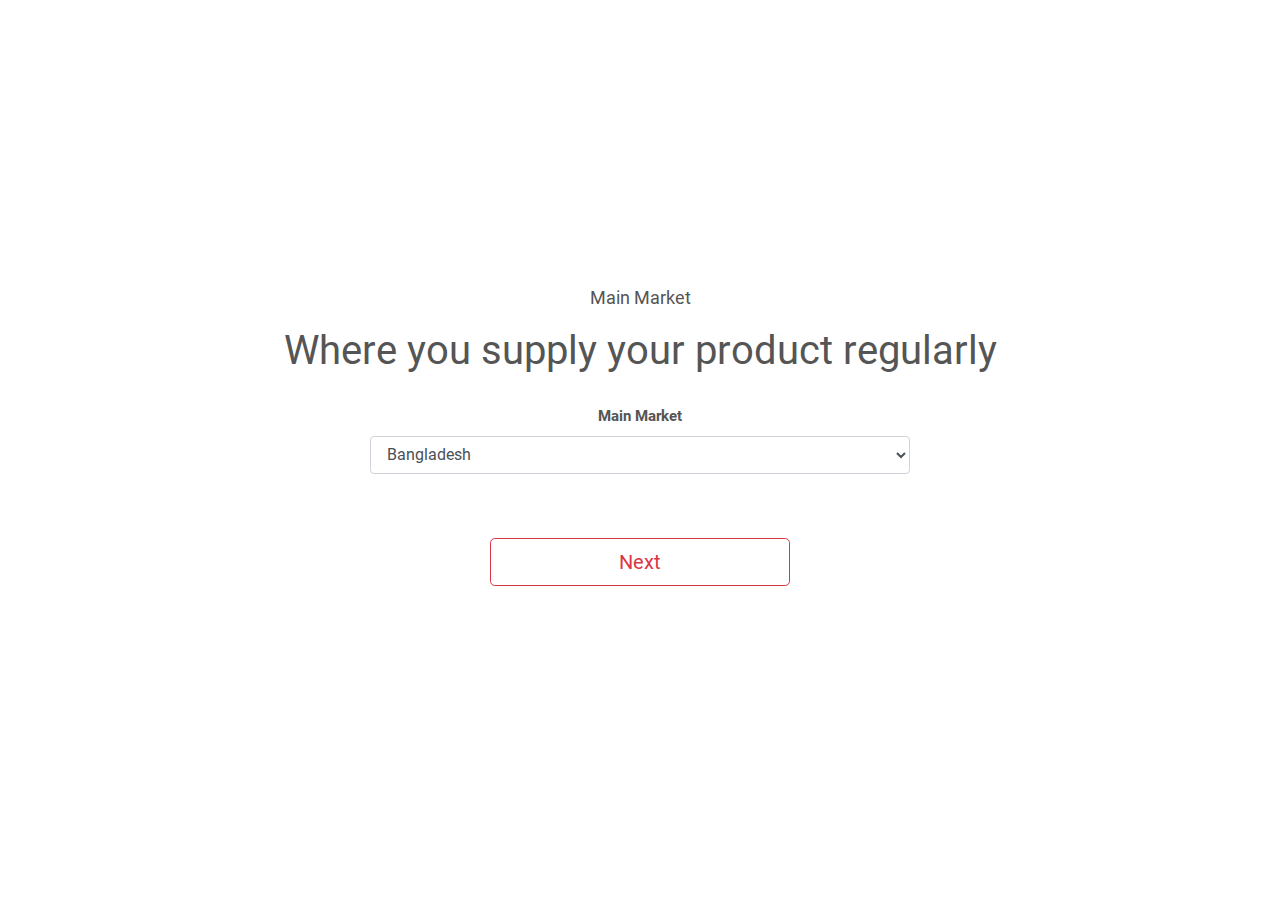
<file: mainmarket.html>
<!doctype html>
<html lang="en">
<head>
  <meta charset="utf-8">
  <meta name="viewport" content="width=device-width, initial-scale=1, shrink-to-fit=no">
  <!-- Title -->
  <title>Quistions - Main Market</title>
  <!-- Bootstrap CSS -->
  <link rel="stylesheet" href="css/bootstrap.min.css">
  <!-- FontAwesome css -->
  <link rel="stylesheet" href="css/font-awesome.min.css">
  <!-- Style css -->
  <link rel="stylesheet" href="style.css">
  <!-- Responsive css -->
  <link rel="stylesheet" href="css/responsive.css">
</head>
<body class="quistions_page">
  <div class="quistions_page_main_content text-center w-100">
    <div class="quistion_page_inner">
      <div class="container">
        <p class="font_s_18 text-center">Main Market</p>
        <h1 class="mt-3 text-center"> Where you supply your product regularly
         </h1>
        <div class="quistions_item_area categories_select">
          <div class="row">
            <div class="col-xl-6 offset-xl-3 col-lg-6 offset-lg-3 col-sm-10 offset-sm-1 col-xs-12 offset-xs-0">

              <div class="form-group">
            <label class="control-label font_bold">Main Market </label>
            <select name="Account" id="Account" class="form-control">
              <option value="Supplier">Bangladesh</option>
              <option value="Buyer">Outside Bangladesh</option>
              <option value="Both">Both</option>
            </select>
          </div>
            </div>
            
            
           
          </div>
        </div>
        <button class="btn btn-outline-danger btn-lg text-center mt-5 full_width_575 font_reg" type="button">Next</button>
      </div>
    </div>
  </div>
  <!-- Js files -->
  <script src="js/jquery-3.3.1.slim.min.js"></script>
  <script src="js/popper.min.js"></script>
  <script src="js/bootstrap.min.js"></script>
  <script src="js/script.js"></script>
</body>
</html>
</file>
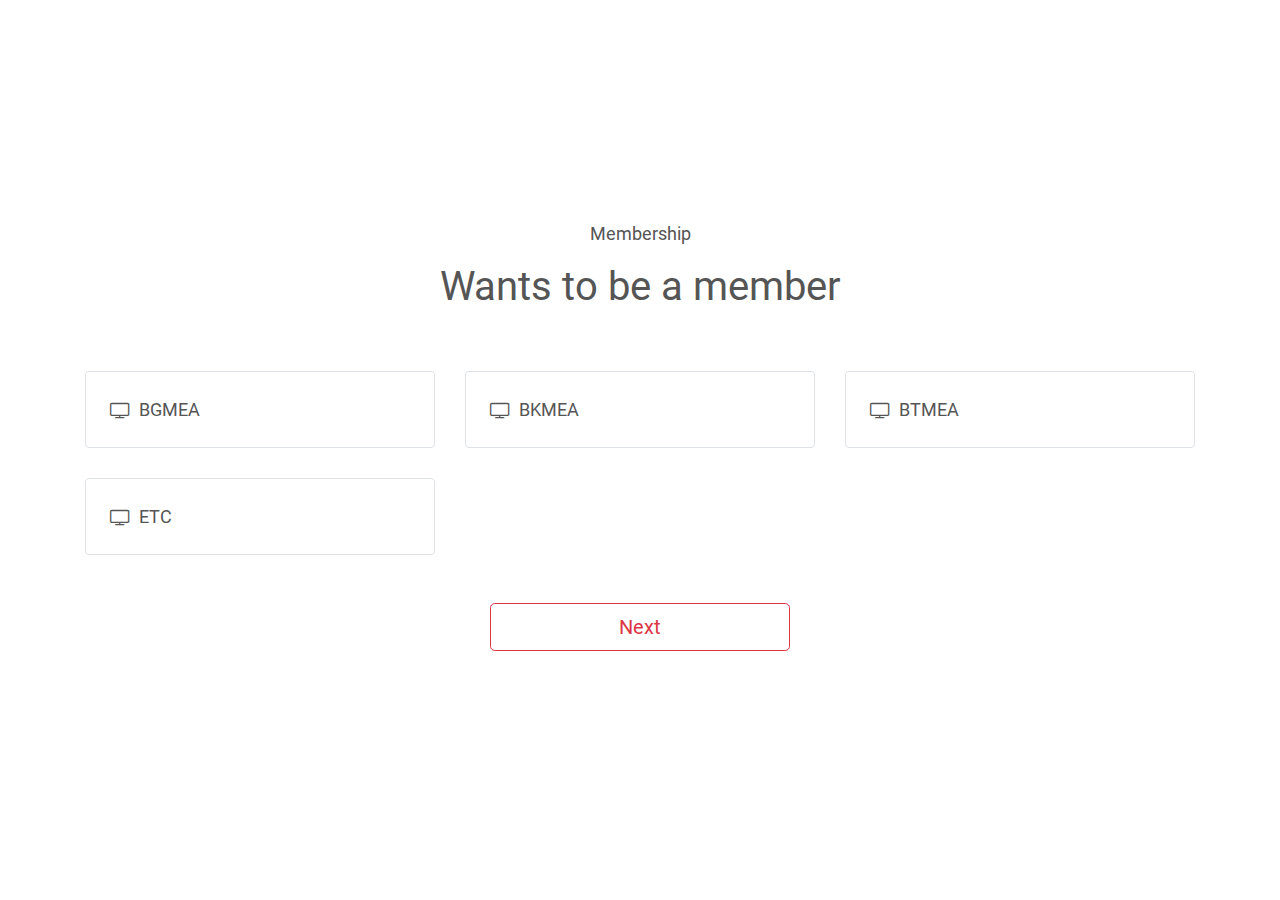
<file: membership.html>
<!doctype html>
<html lang="en">
<head>
  <meta charset="utf-8">
  <meta name="viewport" content="width=device-width, initial-scale=1, shrink-to-fit=no">
  <!-- Title -->
  <title>Quistions - Membership</title>
  <!-- Bootstrap CSS -->
  <link rel="stylesheet" href="css/bootstrap.min.css">
  <!-- FontAwesome css -->
  <link rel="stylesheet" href="css/font-awesome.min.css">
  <!-- Style css -->
  <link rel="stylesheet" href="style.css">
  <!-- Responsive css -->
  <link rel="stylesheet" href="css/responsive.css">
</head>
<body class="quistions_page">
  <div class="quistions_page_main_content text-center w-100">
    <div class="quistion_page_inner">
      <div class="container">
        <p class="font_s_18 text-center">Membership</p>
        <h1 class="mt-3 text-center">Wants to be a member</h1>
        <div class="quistions_item_area">
          <div class="row">
            <div class="col-xl-4 co-lg-4 col-md-6 col-sm-6 col-xs-12">
              <a href="#" class="quistion_item border rounded p-4 w-100 d-block text-left font_s_18">
                <i class="fa fa-television icons mr-1" aria-hidden="true"></i> BGMEA
              </a>
            </div>
            <div class="col-xl-4 co-lg-4 col-md-6 col-sm-6 col-xs-12">
              <a href="#" class="quistion_item border rounded p-4 w-100 d-block text-left font_s_18">
                <i class="fa fa-television icons mr-1" aria-hidden="true"></i> BKMEA
              </a>
            </div>
            <div class="col-xl-4 co-lg-4 col-md-6 col-sm-6 col-xs-12">
              <a href="#" class="quistion_item border rounded p-4 w-100 d-block text-left font_s_18">
                <i class="fa fa-television icons mr-1" aria-hidden="true"></i> BTMEA
              </a>
            </div>
            <div class="col-xl-4 co-lg-4 col-md-6 col-sm-6 col-xs-12">
              <a href="#" class="quistion_item border rounded p-4 w-100 d-block text-left font_s_18">
                <i class="fa fa-television icons mr-1" aria-hidden="true"></i> ETC
              </a>
            </div>
          
          </div>
        </div>
        <button class="btn btn-outline-danger btn-lg text-center mt-5 full_width_575 font_reg" type="button">Next</button>
      </div>
    </div>
  </div>
  <!-- Js files -->
  <script src="js/jquery-3.3.1.slim.min.js"></script>
  <script src="js/popper.min.js"></script>
  <script src="js/bootstrap.min.js"></script>
  <script src="js/script.js"></script>
</body>
</html>
</file>
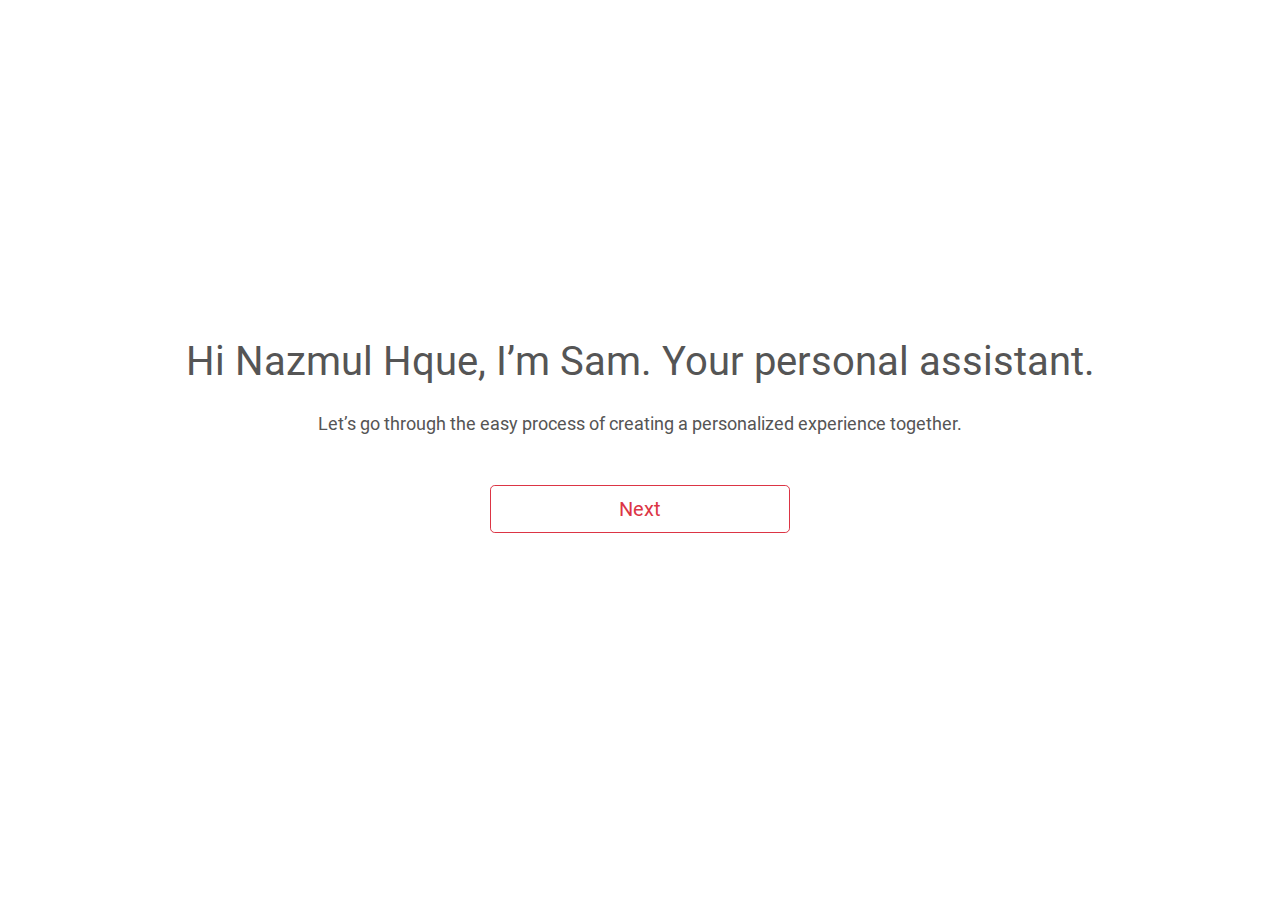
<file: quistions_01.html>
<!doctype html>
<html lang="en">
<head>
  <meta charset="utf-8">
  <meta name="viewport" content="width=device-width, initial-scale=1, shrink-to-fit=no">
  <!-- Title -->
  <title>Quistions - 01</title>
  <!-- Bootstrap CSS -->
  <link rel="stylesheet" href="css/bootstrap.min.css">
  <!-- FontAwesome css -->
  <link rel="stylesheet" href="css/font-awesome.min.css">
  <!-- Style css -->
  <link rel="stylesheet" href="style.css">
  <!-- Responsive css -->
  <link rel="stylesheet" href="css/responsive.css">
</head>
<body class="quistions_page">
  <div class="quistions_page_main_content text-center">
    <div class="quistion_page_inner">
      <div class="container">
        <h1>Hi Nazmul Hque, I’m Sam. Your personal assistant.</h1>
        <p class="mt-4 font_s_18">Let’s go through the easy process of creating a personalized experience together.</p>
        <button class="btn btn-outline-danger btn-lg text-center mt-5 full_width_575 font_reg" type="button">Next</button>
      </div>
    </div>
  </div>
  <!-- Js files -->
  <script src="js/jquery-3.3.1.slim.min.js"></script>
  <script src="js/popper.min.js"></script>
  <script src="js/bootstrap.min.js"></script>
  <script src="js/script.js"></script>
</body>
</html>
</file>
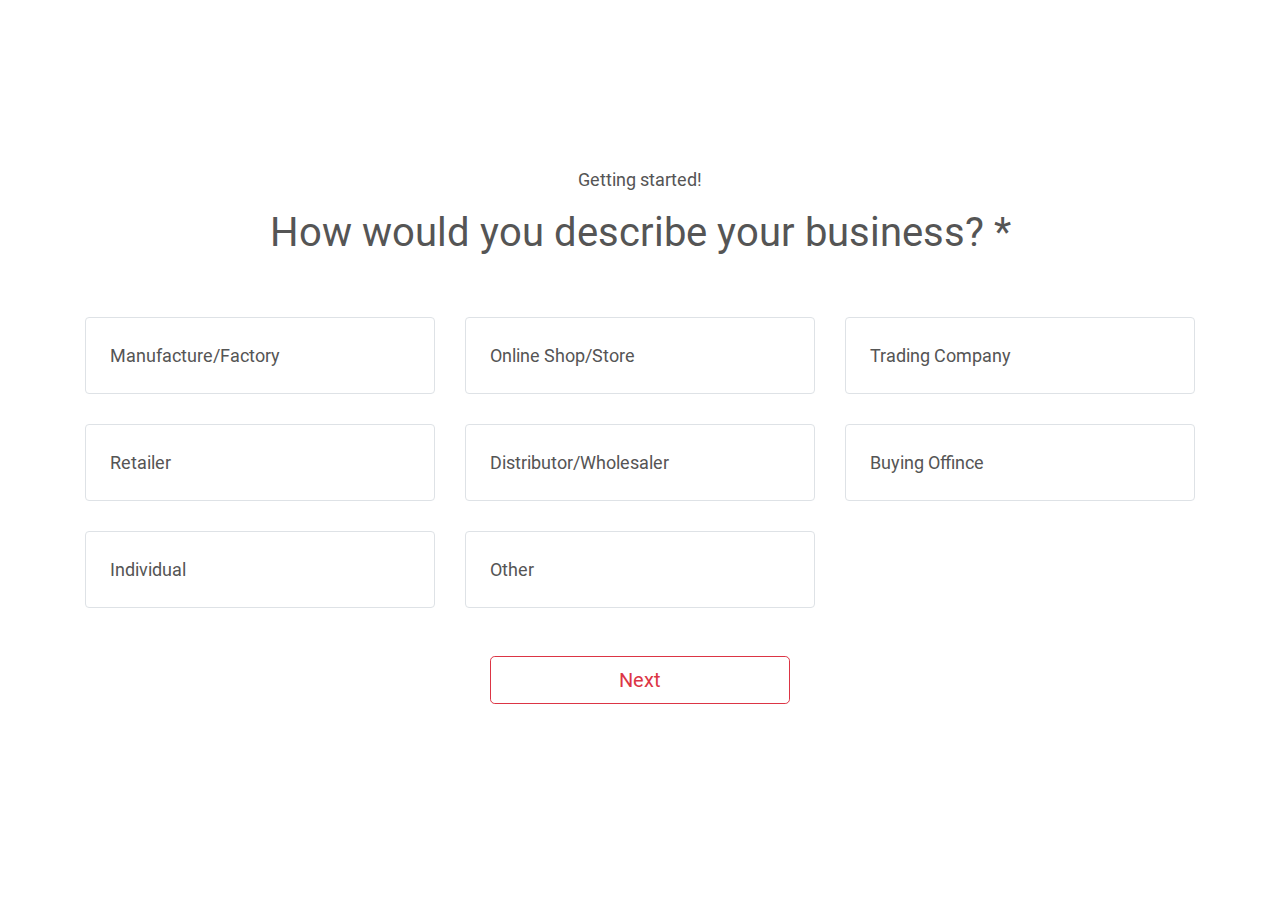
<file: quistions_02.html>
<!doctype html>
<html lang="en">
<head>
  <meta charset="utf-8">
  <meta name="viewport" content="width=device-width, initial-scale=1, shrink-to-fit=no">
  <!-- Title -->
  <title>Quistions - 02</title>
  <!-- Bootstrap CSS -->
  <link rel="stylesheet" href="css/bootstrap.min.css">
  <!-- FontAwesome css -->
  <link rel="stylesheet" href="css/font-awesome.min.css">
  <!-- Style css -->
  <link rel="stylesheet" href="style.css">
  <!-- Responsive css -->
  <link rel="stylesheet" href="css/responsive.css">
</head>
<body class="quistions_page">
  <div class="quistions_page_main_content text-center">
    <div class="quistion_page_inner">
      <div class="container">
        <p class="font_s_18 text-center">Getting started!</p>
        <h1 class="mt-3 text-center">How would you describe your business? *</h1>
        <div class="quistions_item_area">
          <div class="row">
            <div class="col-xl-4 co-lg-4 col-md-6 col-sm-6 col-xs-12">
              <a href="#" class="quistion_item border rounded p-4 w-100 d-block text-left font_s_18">
                Manufacture/Factory
              </a>
            </div>
            <div class="col-xl-4 co-lg-4 col-md-6 col-sm-6 col-xs-12">
              <a href="#" class="quistion_item border rounded p-4 w-100 d-block text-left font_s_18">
                Online Shop/Store
              </a>
            </div>
            <div class="col-xl-4 co-lg-4 col-md-6 col-sm-6 col-xs-12">
              <a href="#" class="quistion_item border rounded p-4 w-100 d-block text-left font_s_18">
                Trading Company
              </a>
            </div>
            <div class="col-xl-4 co-lg-4 col-md-6 col-sm-6 col-xs-12">
              <a href="#" class="quistion_item border rounded p-4 w-100 d-block text-left font_s_18">
                Retailer
              </a>
            </div>
            <div class="col-xl-4 co-lg-4 col-md-6 col-sm-6 col-xs-12">
              <a href="#" class="quistion_item border rounded p-4 w-100 d-block text-left font_s_18">
                Distributor/Wholesaler
              </a>
            </div>
            <div class="col-xl-4 co-lg-4 col-md-6 col-sm-6 col-xs-12">
              <a href="#" class="quistion_item border rounded p-4 w-100 d-block text-left font_s_18">
                Buying Offince
              </a>
            </div>
            <div class="col-xl-4 co-lg-4 col-md-6 col-sm-6 col-xs-12">
              <a href="#" class="quistion_item border rounded p-4 w-100 d-block text-left font_s_18">
                Individual
              </a>
            </div>
            <div class="col-xl-4 co-lg-4 col-md-6 col-sm-6 col-xs-12">
              <a href="#" class="quistion_item border rounded p-4 w-100 d-block text-left font_s_18">
                Other
              </a>
            </div>
          </div>
        </div>
        <button class="btn btn-outline-danger btn-lg text-center mt-5 full_width_575 font_reg" type="button">Next</button>
      </div>
    </div>
  </div>
  <!-- Js files -->
  <script src="js/jquery-3.3.1.slim.min.js"></script>
  <script src="js/popper.min.js"></script>
  <script src="js/bootstrap.min.js"></script>
  <script src="js/script.js"></script>
</body>
</html>
</file>
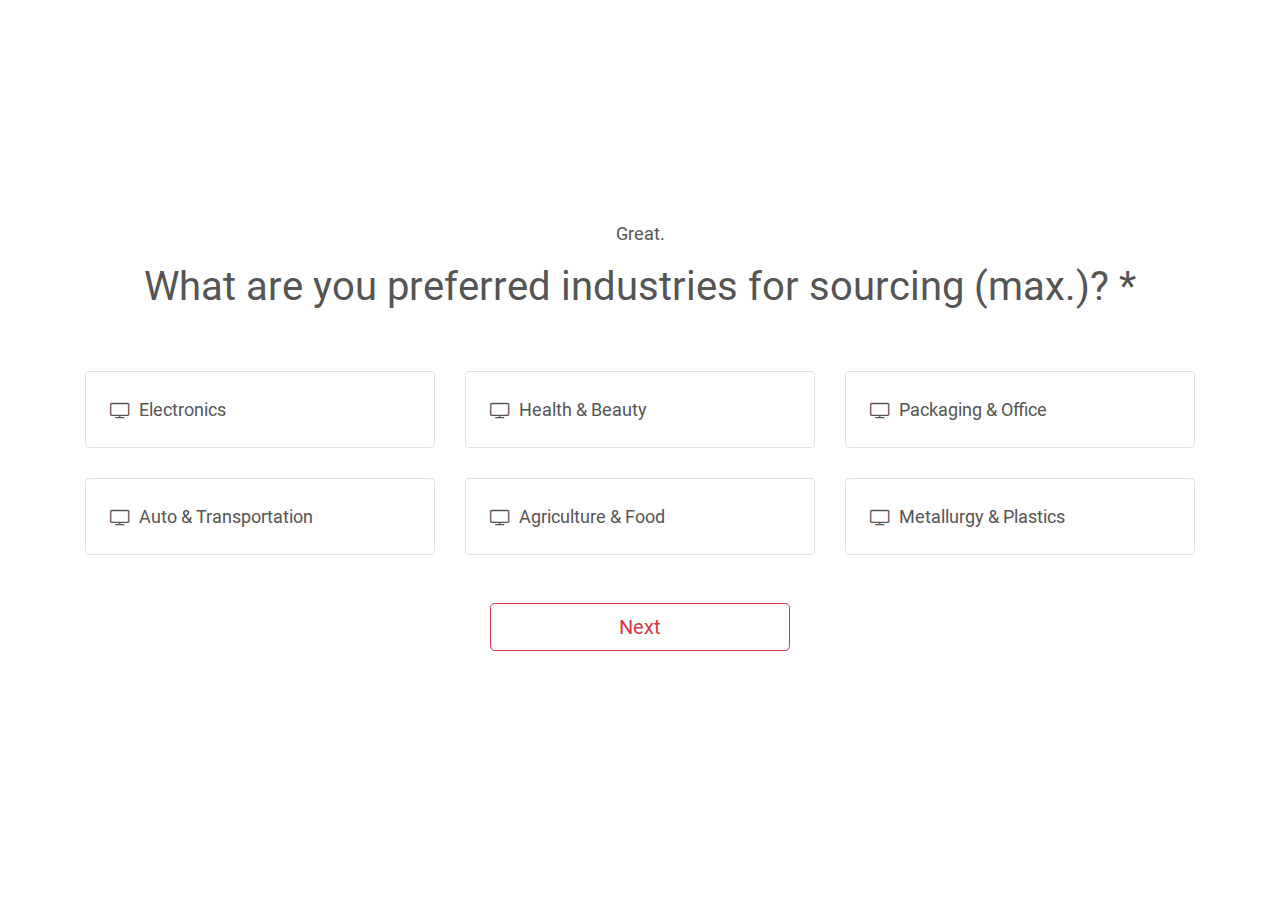
<file: quistions_03.html>
<!doctype html>
<html lang="en">
<head>
  <meta charset="utf-8">
  <meta name="viewport" content="width=device-width, initial-scale=1, shrink-to-fit=no">
  <!-- Title -->
  <title>Quistions - 03</title>
  <!-- Bootstrap CSS -->
  <link rel="stylesheet" href="css/bootstrap.min.css">
  <!-- FontAwesome css -->
  <link rel="stylesheet" href="css/font-awesome.min.css">
  <!-- Style css -->
  <link rel="stylesheet" href="style.css">
  <!-- Responsive css -->
  <link rel="stylesheet" href="css/responsive.css">
</head>
<body class="quistions_page">
  <div class="quistions_page_main_content text-center w-100">
    <div class="quistion_page_inner">
      <div class="container">
        <p class="font_s_18 text-center">Great.</p>
        <h1 class="mt-3 text-center">What are you preferred industries for sourcing (max.)? *</h1>
        <div class="quistions_item_area">
          <div class="row">
            <div class="col-xl-4 co-lg-4 col-md-6 col-sm-6 col-xs-12">
              <a href="#" class="quistion_item border rounded p-4 w-100 d-block text-left font_s_18">
                <i class="fa fa-television icons mr-1" aria-hidden="true"></i> Electronics
              </a>
            </div>
            <div class="col-xl-4 co-lg-4 col-md-6 col-sm-6 col-xs-12">
              <a href="#" class="quistion_item border rounded p-4 w-100 d-block text-left font_s_18">
                <i class="fa fa-television icons mr-1" aria-hidden="true"></i> Health & Beauty
              </a>
            </div>
            <div class="col-xl-4 co-lg-4 col-md-6 col-sm-6 col-xs-12">
              <a href="#" class="quistion_item border rounded p-4 w-100 d-block text-left font_s_18">
                <i class="fa fa-television icons mr-1" aria-hidden="true"></i> Packaging & Office
              </a>
            </div>
            <div class="col-xl-4 co-lg-4 col-md-6 col-sm-6 col-xs-12">
              <a href="#" class="quistion_item border rounded p-4 w-100 d-block text-left font_s_18">
                <i class="fa fa-television icons mr-1" aria-hidden="true"></i> Auto & Transportation
              </a>
            </div>
            <div class="col-xl-4 co-lg-4 col-md-6 col-sm-6 col-xs-12">
              <a href="#" class="quistion_item border rounded p-4 w-100 d-block text-left font_s_18">
                <i class="fa fa-television icons mr-1" aria-hidden="true"></i> Agriculture & Food
              </a>
            </div>
            <div class="col-xl-4 co-lg-4 col-md-6 col-sm-6 col-xs-12">
              <a href="#" class="quistion_item border rounded p-4 w-100 d-block text-left font_s_18">
                <i class="fa fa-television icons mr-1" aria-hidden="true"></i> Metallurgy & Plastics
              </a>
            </div>
          </div>
        </div>
        <button class="btn btn-outline-danger btn-lg text-center mt-5 full_width_575 font_reg" type="button">Next</button>
      </div>
    </div>
  </div>
  <!-- Js files -->
  <script src="js/jquery-3.3.1.slim.min.js"></script>
  <script src="js/popper.min.js"></script>
  <script src="js/bootstrap.min.js"></script>
  <script src="js/script.js"></script>
</body>
</html>
</file>
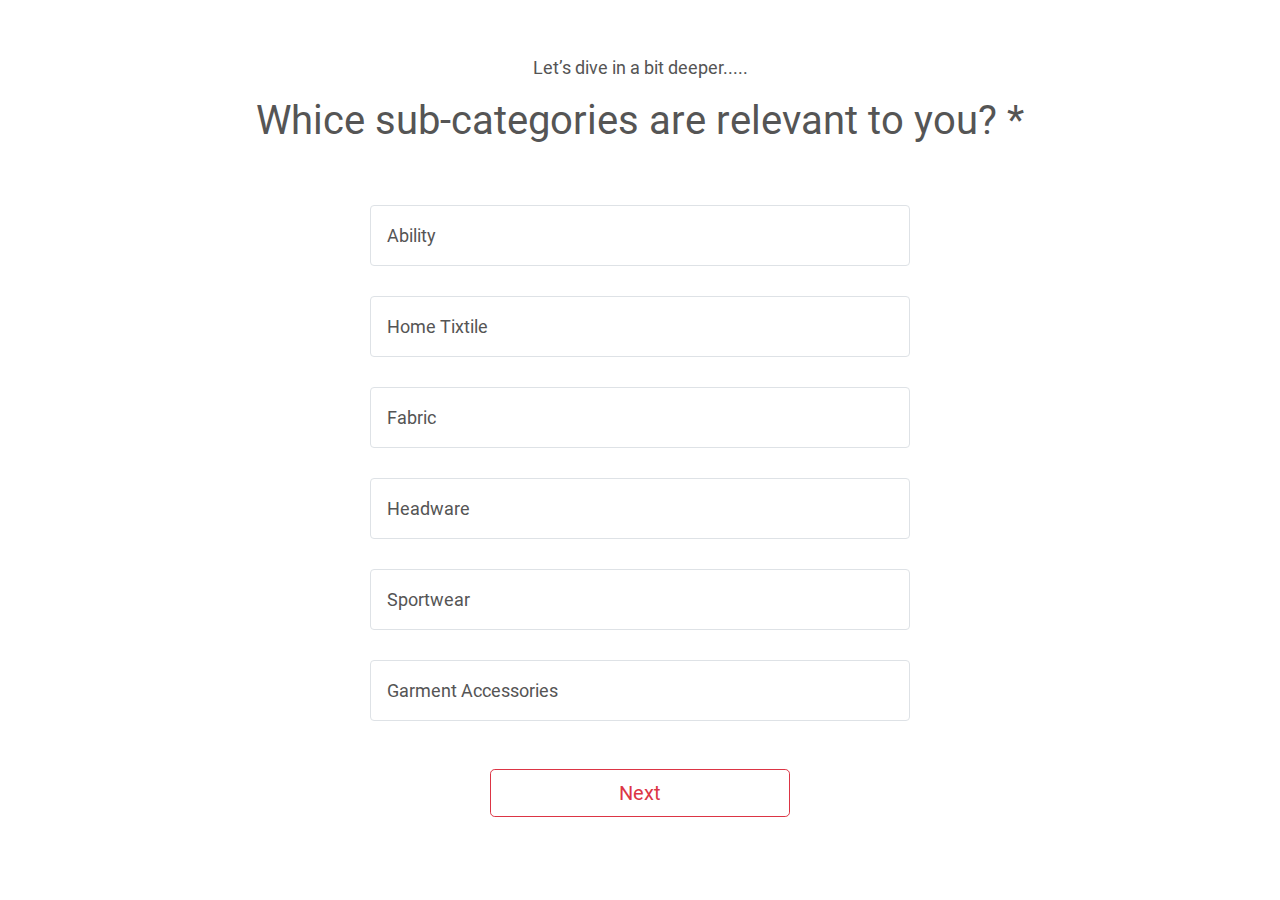
<file: quistions_04.html>
<!doctype html>
<html lang="en">
<head>
  <meta charset="utf-8">
  <meta name="viewport" content="width=device-width, initial-scale=1, shrink-to-fit=no">
  <!-- Title -->
  <title>Quistions - 04</title>
  <!-- Bootstrap CSS -->
  <link rel="stylesheet" href="css/bootstrap.min.css">
  <!-- FontAwesome css -->
  <link rel="stylesheet" href="css/font-awesome.min.css">
  <!-- Style css -->
  <link rel="stylesheet" href="style.css">
  <!-- Responsive css -->
  <link rel="stylesheet" href="css/responsive.css">
</head>
<body class="quistions_page">
  <div class="quistions_page_main_content text-center w-100">
    <div class="quistion_page_inner">
      <div class="container">
        <p class="font_s_18 text-center">Let’s dive in a bit deeper.....</p>
        <h1 class="mt-3 text-center">Whice sub-categories are relevant to you? *</h1>
        <div class="quistions_item_area categories_select">
          <div class="row">
            <div class="col-xl-6 offset-xl-3 col-lg-6 offset-lg-3 col-sm-10 offset-sm-1 col-xs-12 offset-xs-0">
              <a href="#" class="quistion_item border rounded p-3 w-100 d-block text-left font_s_18">
                Ability
              </a>
            </div>
            <div class="col-xl-6 offset-xl-3 col-lg-6 offset-lg-3 col-sm-10 offset-sm-1 col-xs-12 offset-xs-0">
              <a href="#" class="quistion_item border rounded p-3 w-100 d-block text-left font_s_18">
                Home Tixtile
              </a>
            </div>
            <div class="col-xl-6 offset-xl-3 col-lg-6 offset-lg-3 col-sm-10 offset-sm-1 col-xs-12 offset-xs-0">
              <a href="#" class="quistion_item border rounded p-3 w-100 d-block text-left font_s_18">
                Fabric
              </a>
            </div>
            <div class="col-xl-6 offset-xl-3 col-lg-6 offset-lg-3 col-sm-10 offset-sm-1 col-xs-12 offset-xs-0">
              <a href="#" class="quistion_item border rounded p-3 w-100 d-block text-left font_s_18">
                Headware
              </a>
            </div>
            <div class="col-xl-6 offset-xl-3 col-lg-6 offset-lg-3 col-sm-10 offset-sm-1 col-xs-12 offset-xs-0">
              <a href="#" class="quistion_item border rounded p-3 w-100 d-block text-left font_s_18">
                Sportwear
              </a>
            </div>
            <div class="col-xl-6 offset-xl-3 col-lg-6 offset-lg-3 col-sm-10 offset-sm-1 col-xs-12 offset-xs-0">
              <a href="#" class="quistion_item border rounded p-3 w-100 d-block text-left font_s_18">
                Garment Accessories
              </a>
            </div>
          </div>
        </div>
        <button class="btn btn-outline-danger btn-lg text-center mt-5 full_width_575 font_reg" type="button">Next</button>
      </div>
    </div>
  </div>
  <!-- Js files -->
  <script src="js/jquery-3.3.1.slim.min.js"></script>
  <script src="js/popper.min.js"></script>
  <script src="js/bootstrap.min.js"></script>
  <script src="js/script.js"></script>
</body>
</html>
</file>
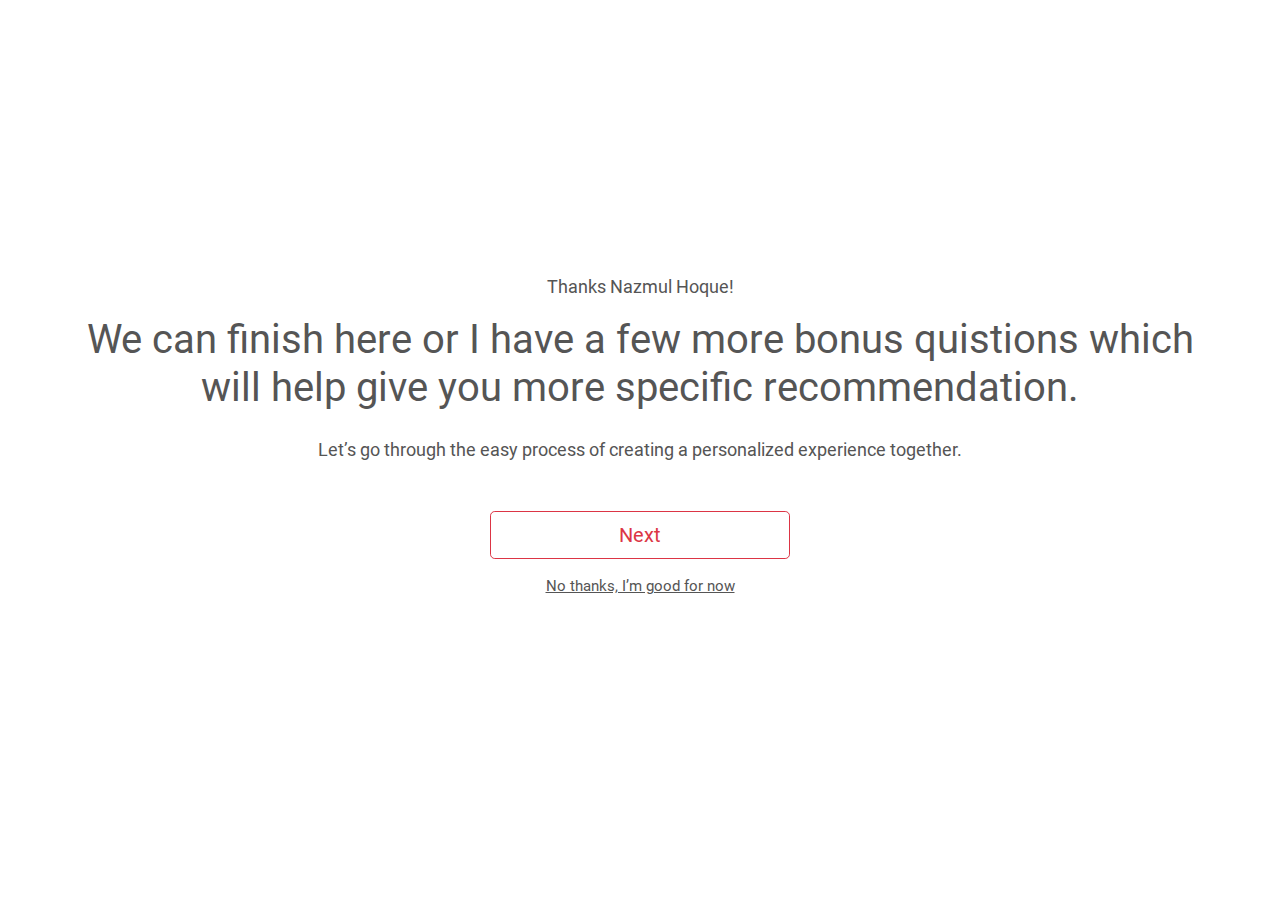
<file: quistions_05.html>
<!doctype html>
<html lang="en">
<head>
  <meta charset="utf-8">
  <meta name="viewport" content="width=device-width, initial-scale=1, shrink-to-fit=no">
  <!-- Title -->
  <title>Quistions - 05</title>
  <!-- Bootstrap CSS -->
  <link rel="stylesheet" href="css/bootstrap.min.css">
  <!-- FontAwesome css -->
  <link rel="stylesheet" href="css/font-awesome.min.css">
  <!-- Style css -->
  <link rel="stylesheet" href="style.css">
  <!-- Responsive css -->
  <link rel="stylesheet" href="css/responsive.css">
</head>
<body class="quistions_page">
  <div class="quistions_page_main_content text-center w-100">
    <div class="quistion_page_inner">
      <div class="container">
        <p class="font_s_18">Thanks Nazmul Hoque!</p>
        <h1 class="mt-3">We can finish here or I have a few more bonus quistions which will help give you more specific recommendation.</h1>
        <p class="mt-4 font_s_18">Let’s go through the easy process of creating a personalized experience together.</p>
        <button class="btn btn-outline-danger btn-lg text-center mt-5 full_width_575 font_reg" type="button">Next</button>
        <a href="#" class="d-block mt-3 link">No thanks, I’m good for now</a>
      </div>
    </div>
  </div>
  <!-- Js files -->
  <script src="js/jquery-3.3.1.slim.min.js"></script>
  <script src="js/popper.min.js"></script>
  <script src="js/bootstrap.min.js"></script>
  <script src="js/script.js"></script>
</body>
</html>
</file>
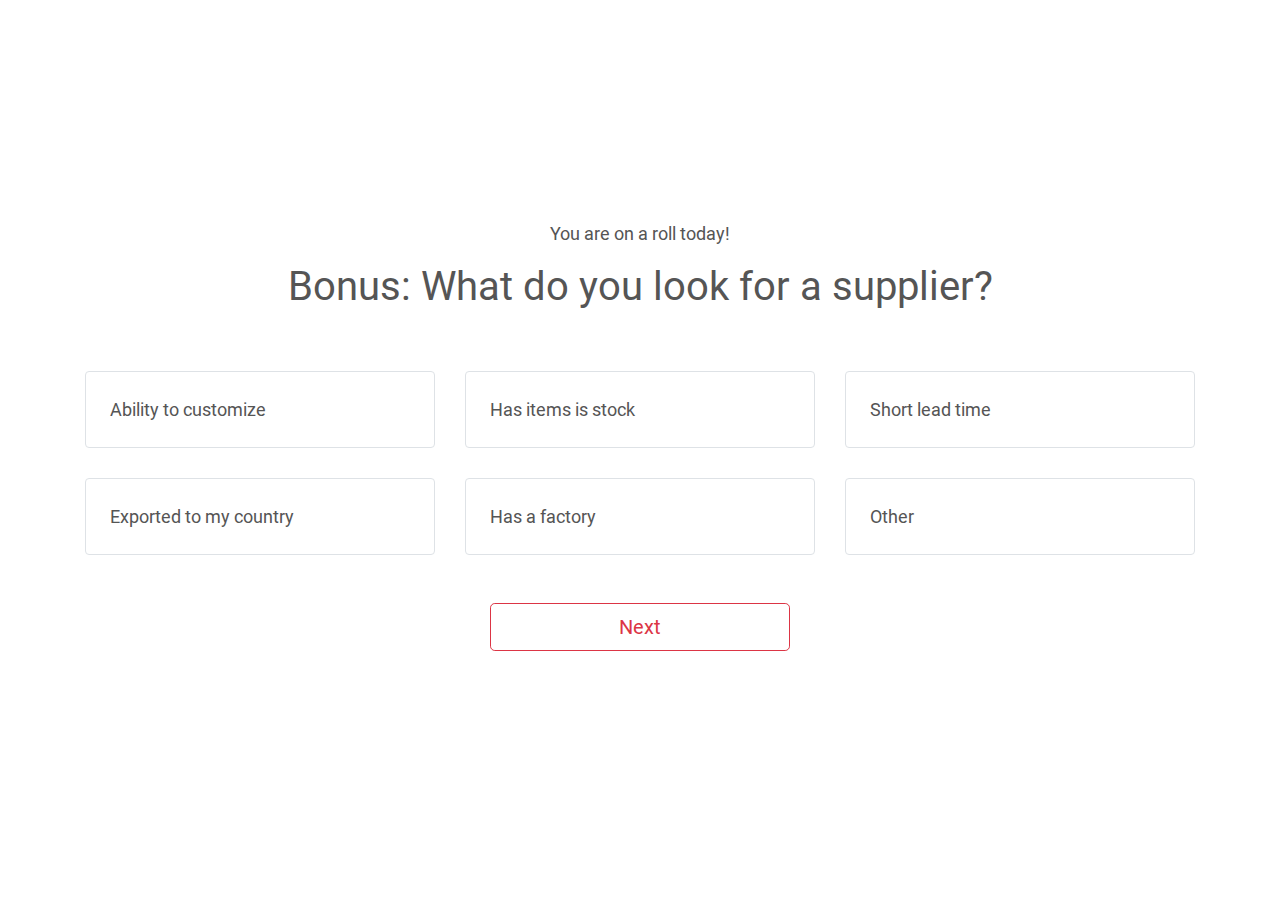
<file: quistions_06.html>
<!doctype html>
<html lang="en">
<head>
  <meta charset="utf-8">
  <meta name="viewport" content="width=device-width, initial-scale=1, shrink-to-fit=no">
  <!-- Title -->
  <title>Quistions - 06</title>
  <!-- Bootstrap CSS -->
  <link rel="stylesheet" href="css/bootstrap.min.css">
  <!-- FontAwesome css -->
  <link rel="stylesheet" href="css/font-awesome.min.css">
  <!-- Style css -->
  <link rel="stylesheet" href="style.css">
  <!-- Responsive css -->
  <link rel="stylesheet" href="css/responsive.css">
</head>
<body class="quistions_page">
  <div class="quistions_page_main_content text-center w-100">
    <div class="quistion_page_inner">
      <div class="container">
        <p class="font_s_18 text-center">You are on a roll today!</p>
        <h1 class="mt-3 text-center">Bonus: What do you look for a supplier?</h1>
        <div class="quistions_item_area">
          <div class="row">
            <div class="col-xl-4 co-lg-4 col-md-6 col-sm-6 col-xs-12">
              <a href="#" class="quistion_item border rounded p-4 w-100 d-block text-left font_s_18">
                Ability to customize
              </a>
            </div>
            <div class="col-xl-4 co-lg-4 col-md-6 col-sm-6 col-xs-12">
              <a href="#" class="quistion_item border rounded p-4 w-100 d-block text-left font_s_18">
                Has items is stock
              </a>
            </div>
            <div class="col-xl-4 co-lg-4 col-md-6 col-sm-6 col-xs-12">
              <a href="#" class="quistion_item border rounded p-4 w-100 d-block text-left font_s_18">
                Short lead time
              </a>
            </div>
            <div class="col-xl-4 co-lg-4 col-md-6 col-sm-6 col-xs-12">
              <a href="#" class="quistion_item border rounded p-4 w-100 d-block text-left font_s_18">
                Exported to my country
              </a>
            </div>
            <div class="col-xl-4 co-lg-4 col-md-6 col-sm-6 col-xs-12">
              <a href="#" class="quistion_item border rounded p-4 w-100 d-block text-left font_s_18">
                Has a factory
              </a>
            </div>
            <div class="col-xl-4 co-lg-4 col-md-6 col-sm-6 col-xs-12">
              <a href="#" class="quistion_item border rounded p-4 w-100 d-block text-left font_s_18">
                Other
              </a>
            </div>
          </div>
        </div>
        <button class="btn btn-outline-danger btn-lg text-center mt-5 full_width_575 font_reg" type="button">Next</button>
      </div>
    </div>
  </div>
  <!-- Js files -->
  <script src="js/jquery-3.3.1.slim.min.js"></script>
  <script src="js/popper.min.js"></script>
  <script src="js/bootstrap.min.js"></script>
  <script src="js/script.js"></script>
</body>
</html>
</file>
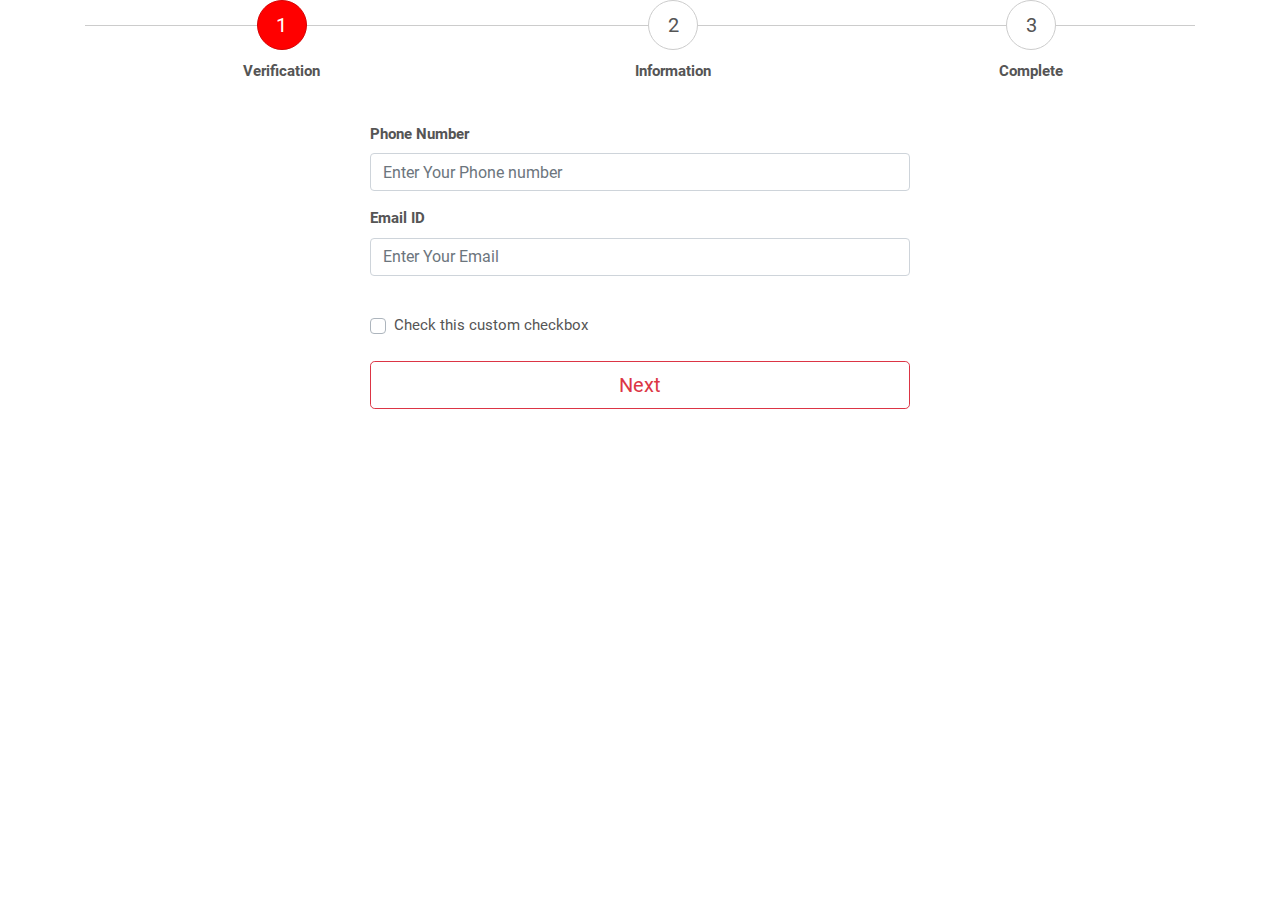
<file: registration.html>
<!doctype html>
<html lang="en">
<head>
  <meta charset="utf-8">
  <meta name="viewport" content="width=device-width, initial-scale=1, shrink-to-fit=no">
  <!-- Title -->
  <title>Ragistration</title>


 
  <!-- Bootstrap CSS -->
  <link rel="stylesheet" href="css/bootstrap.min.css">
  <!-- FontAwesome css -->
  <link rel="stylesheet" href="css/font-awesome.min.css">
 
  <!-- Style css -->
  <link rel="stylesheet" href="style.css">
  <!-- Responsive css -->
  <link rel="stylesheet" href="css/responsive.css">
</head>
<body class="registration_page">
  <div class="container">
    <div class="stepwizard col-md-offset-3">
      <div class="stepwizard-row setup-panel">
        <div class="stepwizard_step">
          <a href="#step-1" type="button" class="btn_active btn_circle rounded-circle">1</a>
          <p class="font_bold">Verification</p>
        </div>
        <div class="stepwizard_step">
          <a href="#step-2" type="button" class="btn_circle rounded-circle" disabled="disabled">2</a>
          <p class="font_bold">Information</p>
        </div>
        <div class="stepwizard_step">
          <a href="#step-3" type="button" class="btn_circle rounded-circle" disabled="disabled">3</a>
          <p class="font_bold">Complete</p>
        </div>
      </div>
    </div>
    <form role="form" action="" method="post">
      <!-- Step 1 start -->
      <div class="row stp_content" id="step-1">
        <div class="col-xl-6 offset-xl-3 col-lg-6 offset-lg-3 col-md-8 offset-md-2">


         
    


         <div class="form-group">
            <label class="control-label font_bold">Phone Number</label>
            <input maxlength="100" type="text" required="required" id="phone" class="form-control" placeholder="Enter Your Phone number" />
          </div>
          <div class="form-group">
            <label class="control-label font_bold">Email ID</label>
            <input maxlength="100" type="email" required="required" id="email" class="form-control" placeholder="Enter Your Email" />
          </div>

           <div class="custom-control custom-checkbox"><br/>
            <input type="checkbox" class="custom-control-input" id="customCheck1">
            <label class="custom-control-label" for="customCheck1">Check this custom checkbox</label>
          </div>
    
          <button id="nextforreg" class="btn btn-outline-danger nextBtn btn-lg text-center d-block w-100 mt-4" type="button">Next</button>

         <!---- end email model --->
          

         <!----- show phone model ----->



              
         <!---- end phone model ----->


         

         <!--- model for error or empty input --->




         <!---- end model empty input ---->
            
         
         
        </div>
      </div>
      <!-- Step 1 end -->
      <!-- Step 2 start -->
      <div class="row stp_content" id="step-2">
        <div class="col-xl-6 offset-xl-3">
          <div class="form-group">
            <label class="control-label font_bold">User Name</label>
            <input maxlength="100" type="text" required="required" class="form-control" readonly placeholder="Md. Anwar Hossain"/>
          </div>
          <div class="form-group">
            <label class="control-label font_bold">Password</label>
            <input maxlength="100" type="password" required="required" class="form-control" placeholder="Enter Your Password" />
          </div>
          <div class="form-group">
            <label class="control-label font_bold">Conform Password</label>
            <input maxlength="100" type="password" required="required" class="form-control" placeholder="Conform Your Password" />
          </div>
          <div class="form-group">
            <label class="control-label font_bold">Locations</label>
            <select name="Locations" id="Locations" class="form-control">
              <option value="Dhaka">Dhaka</option>
              <option value="Password">Chottogram</option>
              <option value="Rajshahi">Rajshahi</option>
              <option value="Sylhet">Sylhet</option>
              <option value="Khulna">Khulna</option>
              <option value="Chapai Nawabgonj">Chapai Nawabgonj</option>
              <option value="Pabna">Pabna</option>
            </select>
          </div>
          <div class="form-group">
            <label class="control-label font_bold">Account Type </label>
            <select name="Account" id="Account" class="form-control">
              <option value="Supplier">Supplier</option>
              <option value="Buyer">Buyer</option>
              <option value="Both">Both</option>
            </select>
          </div>
          <div class="form-group">
            <label class="control-label font_bold">Full Name</label>
            <input maxlength="100" type="text" required="required" class="form-control" placeholder="Enter Your Full Name" />
          </div>
          <div class="form-group">
            <label class="control-label font_bold">Company Name</label>
            <input maxlength="100" type="text" required="required" class="form-control" placeholder="Enter Your Company Name" />
          </div>
          <div class="form-group">
            <label class="control-label font_bold">Phone Number</label>
            <input maxlength="100" type="number" required="required" class="form-control" placeholder="Enter Your Phone Number" />
          </div>
          <button class="btn btn-outline-danger nextBtn btn-lg text-center d-block w-100 mt-4" type="button">Next</button>
        </div><br/><br/>
      </div><br/><br/>
      <!-- Step 2 end -->
      <!-- Step 3 start -->
      <div class="row stp_content" id="step-3">
        <div class="col-xl-6 offset-xl-3">
          <p class="text-center">Thank You For Registration</p>
          <button class="btn btn-outline-danger nextBtn btn-lg text-center d-block w-100 mt-4" type="submit">Go Back</button>
        </div>
      </div>
      <!-- Step 3 end -->
    </form>


<div class="modal fade" id="exampleModal2" tabindex="-1" role="dialog" aria-labelledby="exampleModalLabel" aria-hidden="true">
  <div class="modal-dialog" role="document">
    <div class="modal-content">
      <div class="modal-header">
        <h5 class="modal-title" id="exampleModalLabel">Confirmation Email</h5>
        <button type="button" class="close" data-dismiss="modal" aria-label="Close">
          <span aria-hidden="true">&times;</span>
        </button>
      </div>
      <div class="modal-body">
        <div class="alert alert-success" role="alert">
          Your email is successfully granted.Please check your email and Confirm!
        </div>
      </div>
      <div class="modal-footer">
        <button type="button" class="btn btn-secondary" data-dismiss="modal">Close</button>

      </div>
    </div>
  </div>
</div>

<div class="modal fade" id="exampleModal3" tabindex="-1" role="dialog" aria-labelledby="exampleModalLabel" aria-hidden="true">
  <div class="modal-dialog" role="document">
    <div class="modal-content">
      <div class="modal-header">
        <h5 class="modal-title" id="exampleModalLabel">Phone Verification</h5>
      </div>
      <div class="modal-body">
        <div class="alert alert-success" role="alert">
          Your Phone number is successfully granted.We are sending Verify code in your phone Please Verify
        <form>
          <div class="form-group">
            <label for="recipient-name" class="col-form-label">Code:</label>
            <input type="text" class="form-control" id="phonecode" placeholder="Enter Code">
          </div>
      
        </form>
      </div>
      <div class="modal-footer">
        <button type="button" class="btn btn-secondary">Submit</button>
      </div>
    </div>
  </div>
</div>



  <script src="js/jquery-3.3.1.slim.min.js"></script>
  <script src="js/popper.min.js"></script>
  <script src="js/bootstrap.min.js"></script>
  <script src="js/script.js"></script>

  <script type="text/javascript">
  	
    $(document).ready(function(){
      $('#nextforreg').click(function(){
        var phone = $('#phone').val();
        var email = $('#email').val();
        if(phone != ""){
          $('#exampleModal3').modal('show');
        }else if(email != ""){
           $('#exampleModal2').modal('show');
        }
        	
      }); 


    });

  </script>
</body>
</html>
</file>
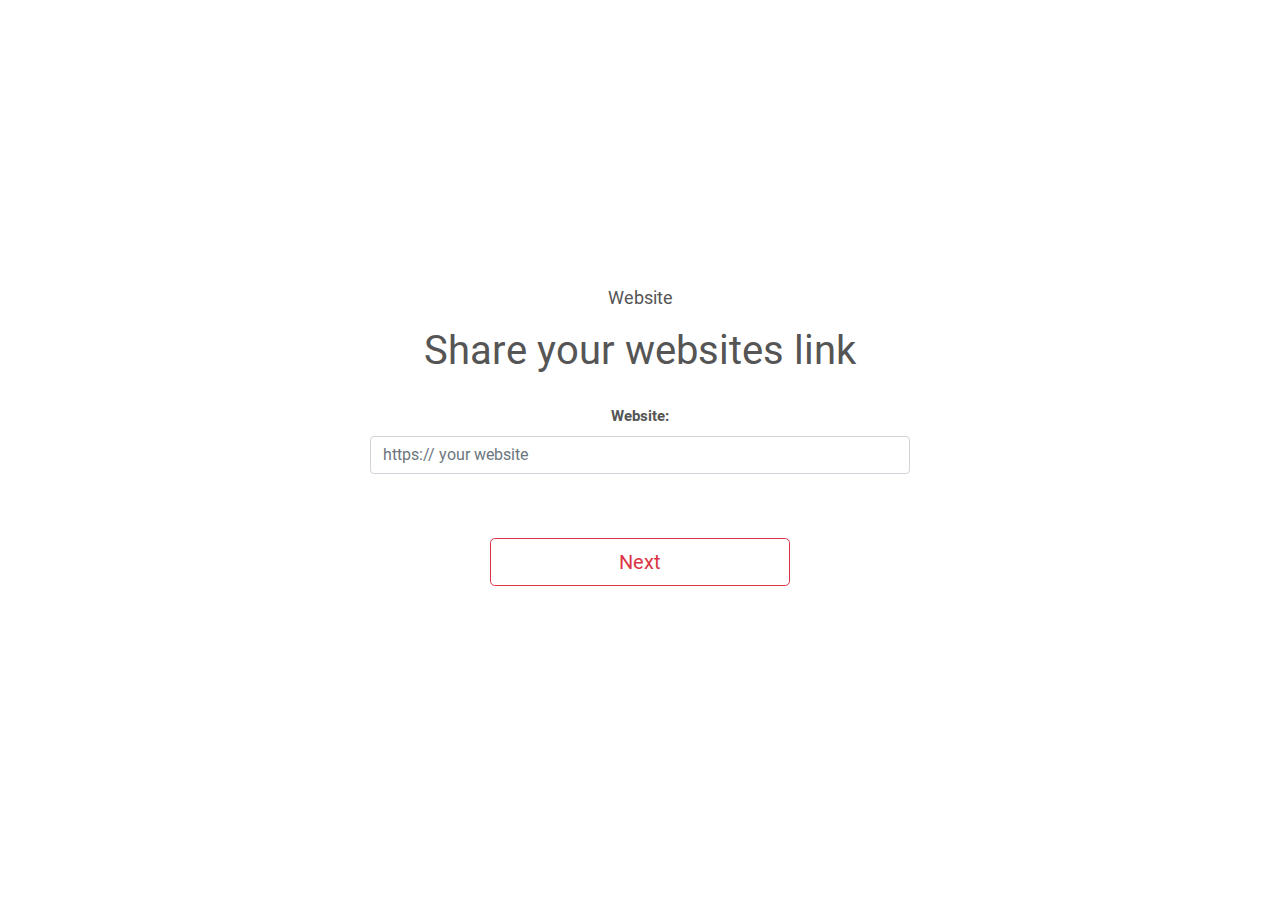
<file: website.html>
<!doctype html>
<html lang="en">
<head>
  <meta charset="utf-8">
  <meta name="viewport" content="width=device-width, initial-scale=1, shrink-to-fit=no">
  <!-- Title -->
  <title>Quistions - websites</title>
  <!-- Bootstrap CSS -->
  <link rel="stylesheet" href="css/bootstrap.min.css">
  <!-- FontAwesome css -->
  <link rel="stylesheet" href="css/font-awesome.min.css">
  <!-- Style css -->
  <link rel="stylesheet" href="style.css">
  <!-- Responsive css -->
  <link rel="stylesheet" href="css/responsive.css">
</head>
<body class="quistions_page">
  <div class="quistions_page_main_content text-center w-100">
    <div class="quistion_page_inner">
      <div class="container">
        <p class="font_s_18 text-center">Website</p>
        <h1 class="mt-3 text-center"> Share your websites link</h1>
        <div class="quistions_item_area categories_select">
          <div class="row">
            <div class="col-xl-6 offset-xl-3 col-lg-6 offset-lg-3 col-sm-10 offset-sm-1 col-xs-12 offset-xs-0">

              <div class="form-group">
             <label class="control-label font_bold">Website: </label>
             <input type="text" required="required" class="form-control" name="website" id="website" placeholder="https:// your website" />
          </div>
            </div>
            
            
           
          </div>
        </div>
        <button class="btn btn-outline-danger btn-lg text-center mt-5 full_width_575 font_reg" type="button">Next</button>
      </div>
    </div>
  </div>
  <!-- Js files -->
  <script src="js/jquery-3.3.1.slim.min.js"></script>
  <script src="js/popper.min.js"></script>
  <script src="js/bootstrap.min.js"></script>
  <script src="js/script.js"></script>
</body>
</html>
</file>
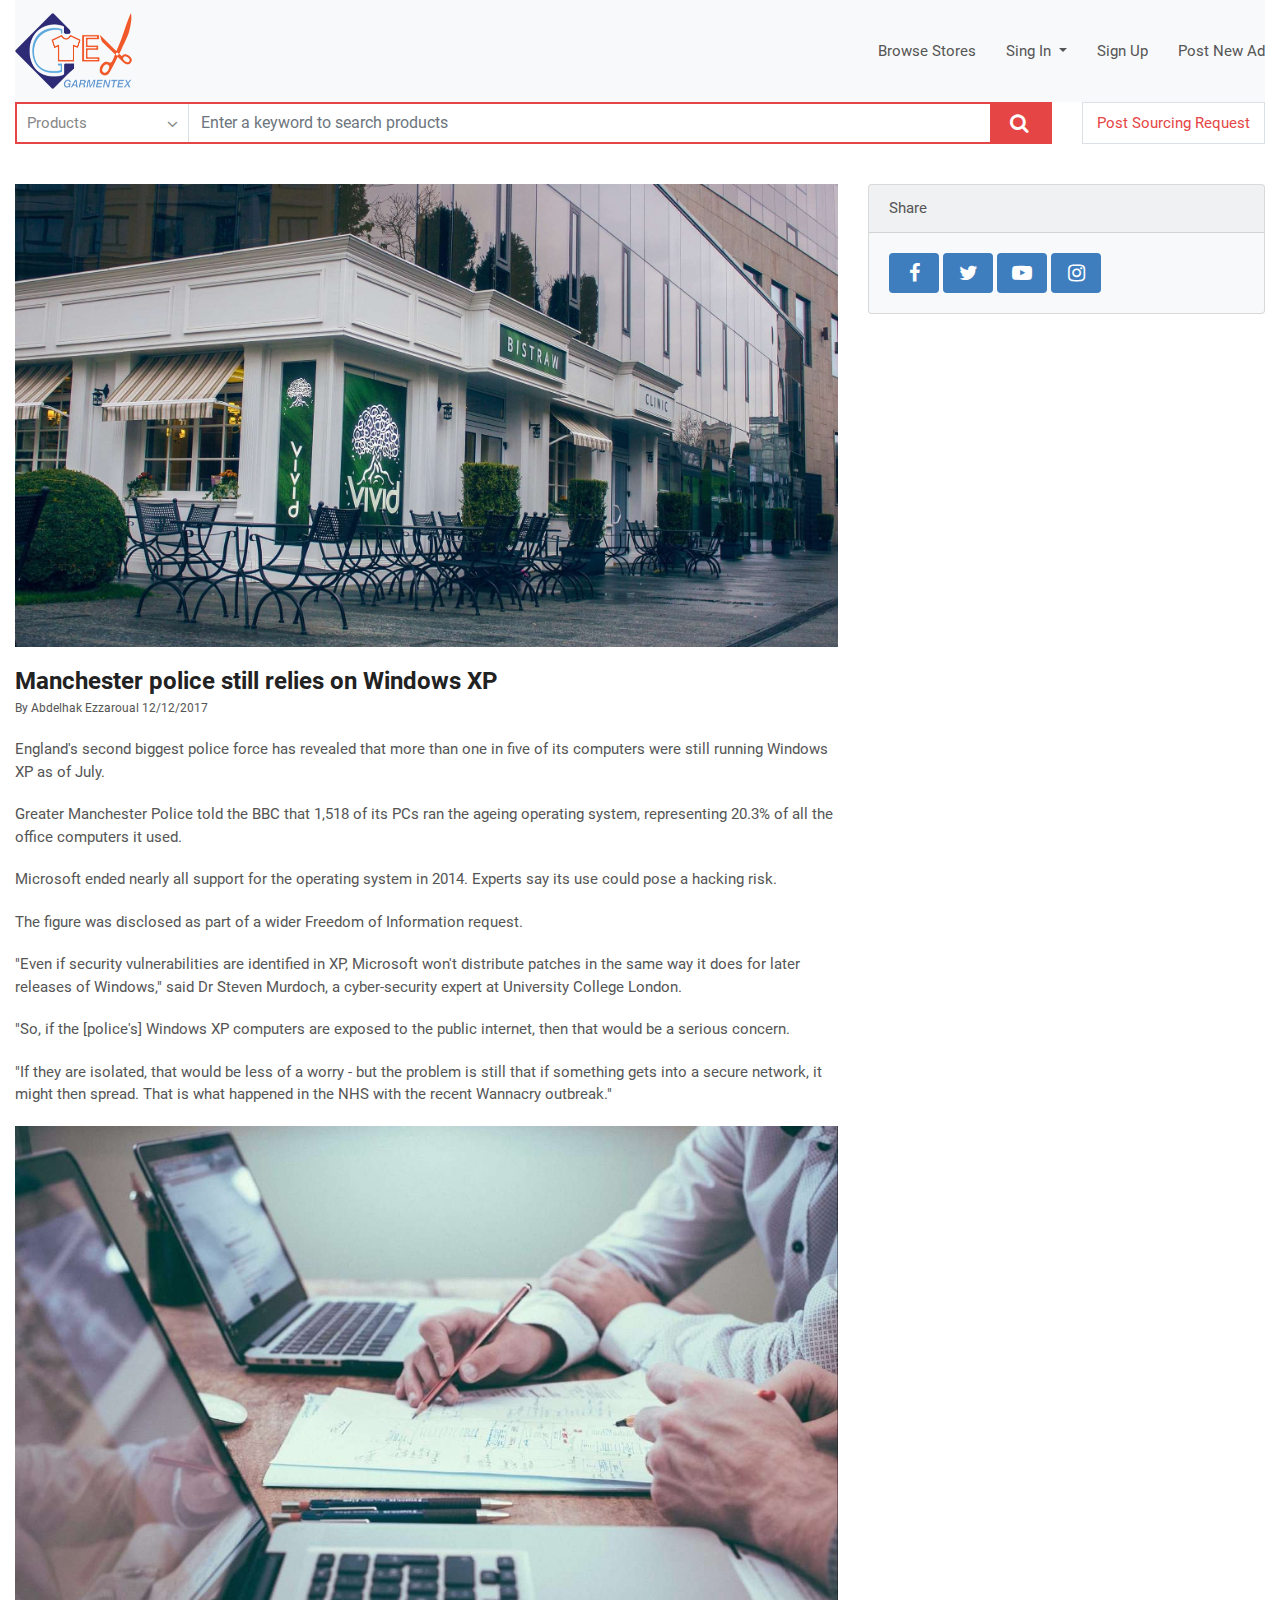
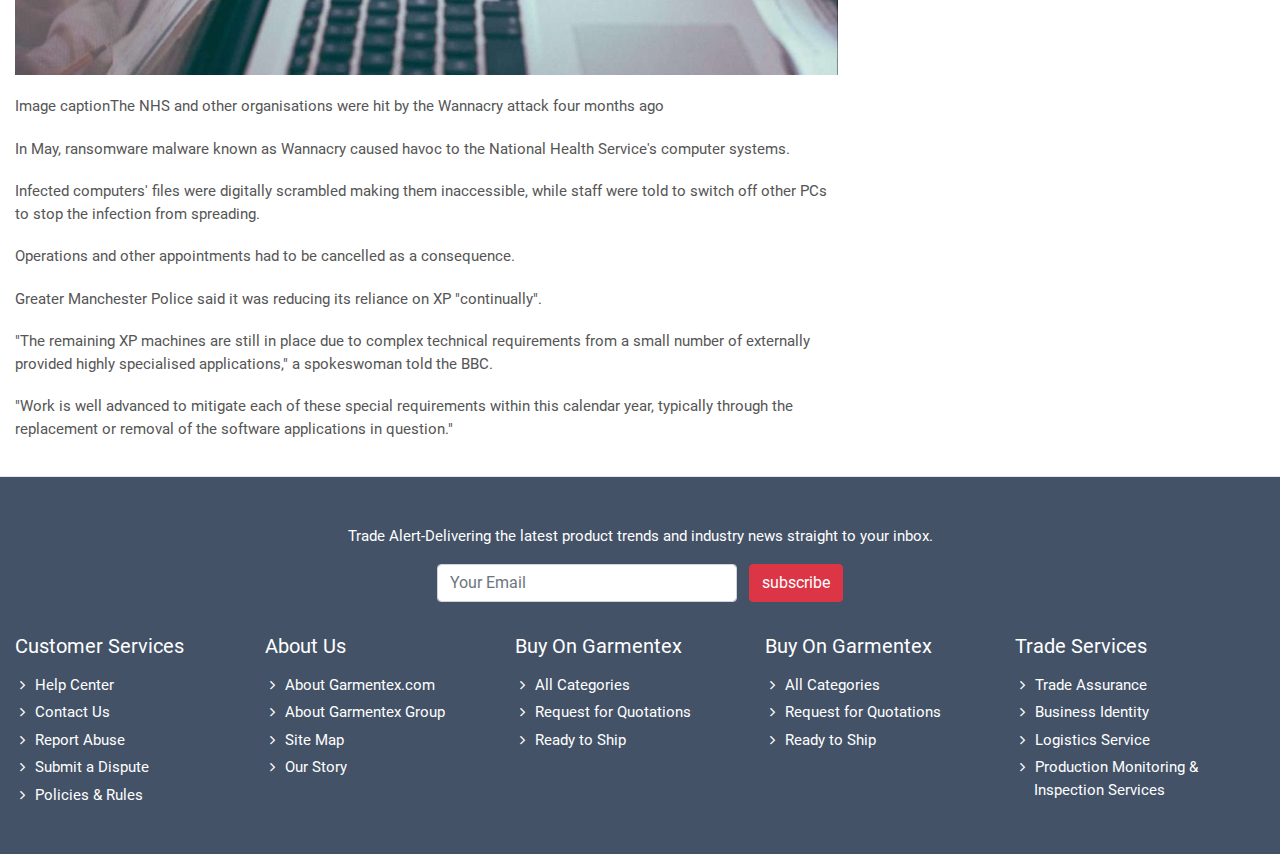
<file: blog/blog _single.html>
<!doctype html>
<html lang="en">

<head>
  <meta charset="utf-8">
  <meta name="viewport" content="width=device-width, initial-scale=1, shrink-to-fit=no">
  <!-- Bootstrap CSS -->
  <link rel="stylesheet" href="../css/bootstrap.min.css">
  <!-- FontAwesome css -->
  <link rel="stylesheet" href="../css/font-awesome.min.css">
  <!-- Style css -->
  <link rel="stylesheet" href="../style.css">
  <!-- Responsive css -->
  <link rel="stylesheet" href="../css/responsive.css">
  <!-- Sing in css -->
  <link rel="stylesheet" href="blog.css">
  <title>Garmentex bd</title>
</head>

<body>
  <!-- Header section start -->
  <header>
    <div class="container-fluid">
      <nav class="navbar navbar-expand-lg navbar-light bg-light">
        <button class="navbar-toggler" type="button" data-toggle="collapse" data-target="#navbarTogglerDemo03"
          aria-controls="navbarTogglerDemo03" aria-expanded="false" aria-label="Toggle navigation">
          <span class="navbar-toggler-icon"></span>
        </button>
        <a class="navbar-brand" href="../index.html">
          <img src="../images/logo.png" alt="img">
        </a>
        <div class="collapse navbar-collapse" id="navbarTogglerDemo03">
          <ul class="navbar-nav mr-auto mt-2 mt-lg-0">
            <li class="nav-item">
              <a class="nav-link" href="#">Browse Stores</a>
            </li>
            <li class="nav-item dropdown">
              <a class="nav-link dropdown-toggle" href="#" id="navbarDropdown" role="button" data-toggle="dropdown"
                aria-haspopup="true" aria-expanded="false">
                Sing In
              </a>
              <div class="dropdown-menu" aria-labelledby="navbarDropdown">
                <a class="dropdown-item" href="#">Drowpdown 01</a>
                <a class="dropdown-item" href="#">Drowpdown 02</a>
                <a class="dropdown-item" href="#">Drowpdown 03</a>
              </div>
            </li>
            <li class="nav-item">
              <a class="nav-link" href="#">Sign Up</a>
            </li>
            <li class="nav-item">
              <a class="nav-link" href="#">Post New Ad</a>
            </li>
          </ul>
        </div>
      </nav>
      <div class="search_header">
        <div class="row">
          <div class="col-xl-10">
            <div class="search_product">
              <div class="all_catagories_area border_1">
                <div class="all_catagories drop_down cur_pointer clr_grey">
                  Products
                  <i class="fa fa-angle-down down_arrow" aria-hidden="true"></i>
                </div>
                <div class="categories_list border_1">
                  <ul class="list-unstyled">
                    <li> <a href="#">Suppliers</a></li>
                    <li> <a href="#">Sourcing Requests</a></li>
                  </ul>
                </div>
              </div>
              <form class="search_form">
                <div class="form-group">
                  <div class="search_input">
                    <input type="text" class="form-control rounded-0 border-0" id="SearchProduct"
                      aria-describedby="emailHelp" placeholder="Enter a keyword to search products">
                    <button class="search_icon border-0"><i class="fa fa-search" aria-hidden="true"></i></button>
                  </div>
                </div>
              </form>
            </div>
          </div>
          <div class="col-xl-2">
            <div class="post_sourcing_area border_1 text-center">
              <span class="clr_red text-center cur_pointer d-block"> Post Sourcing Request</span>
              <div class="post_sourcing_list text-left">
                <div class="post_list_inner border_1 bg-white">
                  <h6 class="font_bold font_s_14">Post one request to compare multiple quotes!</h6>
                  <ul class="list-unstyled">
                    <li class="post_list w-100 font_s_12">
                      <div class="posts_details">
                        <p>Jewelry in Stainless Steel</p>
                        <p>Purchase Quantity:25 20' Container</p>
                        <p class="clr_lgt_green">This request has just got 3 quotes for comparison.</p>
                      </div>
                      <div class="post_country">
                        <p> <img src="../images/mexico.jpg" alt="img"> Mexico</p>
                      </div>
                    </li>
                    <li class="post_list w-100 font_s_12">
                      <div class="posts_details">
                        <p>Jewelry in Stainless Steel</p>
                        <p>Purchase Quantity:25 20' Container</p>
                        <p class="clr_lgt_green">This request has just got 3 quotes for comparison.</p>
                      </div>
                      <div class="post_country">
                        <p> <img src="../images/mexico.jpg" alt="img"> Mexico</p>
                      </div>
                    </li>
                    <li class="post_list w-100 font_s_12">
                      <div class="posts_details">
                        <p>Jewelry in Stainless Steel</p>
                        <p>Purchase Quantity:25 20' Container</p>
                        <p class="clr_lgt_green">This request has just got 3 quotes for comparison.</p>
                      </div>
                      <div class="post_country">
                        <p> <img src="../images/mexico.jpg" alt="img"> Mexico</p>
                      </div>
                    </li>
                  </ul>
                  <a href="#" class="rounded bg_red text-white d-inline-block">Post Sourcing Request</a>
                </div>
              </div>
            </div>
          </div>
        </div>
        <!-- Search header section end -->
      </div>
    </div>
  </header>
  <!-- Main section start -->
  <main>
    <div class="blog_page">
      <div class="container-fluid">
        <div class="blog_single">
          <div class="row">
            <div class="col-xl-8">
              <div class="left_sideber">
                <img src="../images/blog_01.jpg" alt="img" class="img-fluid">
                <h4 class="font_bold clr_black">Manchester police still relies on Windows XP</h4>
                <span class="font_s_12">By<a href="#"> Abdelhak Ezzaroual</a> 12/12/2017</span>
                <p>England's second biggest police force has revealed that more than one in five of its computers were
                  still running Windows XP as of July.</p>
                <p>Greater Manchester Police told the BBC that 1,518 of its PCs ran the ageing operating system,
                  representing 20.3% of all the office computers it used.</p>
                <p>Microsoft ended nearly all support for the operating system in 2014. Experts say its use could pose a
                  hacking risk.</p>
                <p>The figure was disclosed as part of a wider Freedom of Information request.</p>
                <p>"Even if security vulnerabilities are identified in XP, Microsoft won't distribute patches in the
                  same way it does for later releases of Windows," said Dr Steven Murdoch, a cyber-security expert at
                  University College London.</p>
                <p>"So, if the [police's] Windows XP computers are exposed to the public internet, then that would be a
                  serious concern.</p>
                <p>"If they are isolated, that would be less of a worry - but the problem is still that if something
                  gets into a secure network, it might then spread. That is what happened in the NHS with the recent
                  Wannacry outbreak."</p>
                <img src="../images/blog_04.jpg" alt="img" class="img-fluid">
                <p>Image captionThe NHS and other organisations were hit by the Wannacry attack four months ago</p>
                <p>In May, ransomware malware known as Wannacry caused havoc to the National Health Service's computer
                systems.</p>

                <p>Infected computers' files were digitally scrambled making them inaccessible, while staff were told to
                switch off other PCs to stop the infection from spreading.</p>

                <p>Operations and other appointments had to be cancelled as a consequence.</p>

                <p>Greater Manchester Police said it was reducing its reliance on XP "continually".</p>

                <p>"The remaining XP machines are still in place due to complex technical requirements from a small number
                of externally provided highly specialised applications," a spokeswoman told the BBC.</p>

                <p>"Work is well advanced to mitigate each of these special requirements within this calendar year,
                typically through the replacement or removal of the software applications in question."</p>
              </div>
            </div>
            <!-- Right sideber -->
            <div class="col-xl-4">
              <div class="right_sideber">
                <div class="card bg-light mb-3">
                  <div class="card-header">Share</div>
                  <div class="card-body">
                    <ul class="list-unstyled social_icon">
                      <li class="d-inline-block"><a href="#" class="d-block text-white text-center rounded"><i class="fa fa-facebook" aria-hidden="true"></i></a></li>
                      <li class="d-inline-block"><a href="#" class="d-block text-white text-center rounded"><i class="fa fa-twitter" aria-hidden="true"></i></a></li>
                      <li class="d-inline-block"><a href="#" class="d-block text-white text-center rounded"><i class="fa fa-youtube-play" aria-hidden="true"></i></a></li>
                      <li class="d-inline-block"><a href="#" class="d-block text-white text-center rounded"><i class="fa fa-instagram" aria-hidden="true"></i></a></li>
                    </ul>
                  </div>
              </div>
            </div>
          </div>
        </div>
      </div>
    </div>
  </main>
  <!-- Main section end -->
  <!-- Footer section start -->
  <footer class="pt-5 pb-5 mt-3 overflow_hidden text-white">
    <div class="container-fluid">
      <div class="subscribe mb-4">
        <p>Trade Alert-Delivering the latest product trends and industry news straight to your inbox.</p>
        <form class="form-inline mt-3">
          <input type="text" class="form-control mb-2 mr-sm-2" id="inlineFormInputName2" placeholder="Your Email">

          <button type="submit" class="btn btn-danger mb-2">subscribe</button>
        </form>
      </div>
      <div class="footer_content">
        <h4>Customer Services</h4>
        <ul class="mt-3 list-unstyled">
          <li>
            <a href="#">
              <span><i class="fa fa-angle-right" aria-hidden="true"></i></span>
              Help Center
            </a>
          </li>
          <li>
            <a href="#">
              <span><i class="fa fa-angle-right" aria-hidden="true"></i></span>
              Contact Us
            </a>
          </li>
          <li>
            <a href="#">
              <span><i class="fa fa-angle-right" aria-hidden="true"></i></span>
              Report Abuse
            </a>
          </li>
          <li>
            <a href="#">
              <span><i class="fa fa-angle-right" aria-hidden="true"></i></span>
              Submit a Dispute
            </a>
          </li>
          <li>
            <a href="#">
              <span><i class="fa fa-angle-right" aria-hidden="true"></i></span>
              Policies & Rules
            </a>
          </li>
        </ul>
      </div>
      <div class="footer_content">
        <h4>About Us</h4>
        <ul class="mt-3 list-unstyled">
          <li>
            <a href="#">
              <span><i class="fa fa-angle-right" aria-hidden="true"></i></span>
              About Garmentex.com
            </a>
          </li>
          <li>
            <a href="#">
              <span><i class="fa fa-angle-right" aria-hidden="true"></i></span>
              About Garmentex Group
            </a>
          </li>
          <li>
            <a href="#">
              <span><i class="fa fa-angle-right" aria-hidden="true"></i></span>
              Site Map
            </a>
          </li>
          <li>
            <a href="#">
              <span><i class="fa fa-angle-right" aria-hidden="true"></i></span>
              Our Story
            </a>
          </li>
        </ul>
      </div>
      <div class="footer_content">
        <h4>Buy On Garmentex</h4>
        <ul class="mt-3 list-unstyled">
          <li>
            <a href="#">
              <span><i class="fa fa-angle-right" aria-hidden="true"></i></span>
              All Categories
            </a>
          </li>
          <li>
            <a href="#">
              <span><i class="fa fa-angle-right" aria-hidden="true"></i></span>
              Request for Quotations
            </a>
          </li>
          <li>
            <a href="#">
              <span><i class="fa fa-angle-right" aria-hidden="true"></i></span>
              Ready to Ship
            </a>
          </li>
        </ul>
      </div>
      <div class="footer_content">
        <h4>Buy On Garmentex</h4>
        <ul class="mt-3 list-unstyled">
          <li>
            <a href="#">
              <span><i class="fa fa-angle-right" aria-hidden="true"></i></span>
              All Categories
            </a>
          </li>
          <li>
            <a href="#">
              <span><i class="fa fa-angle-right" aria-hidden="true"></i></span>
              Request for Quotations
            </a>
          </li>
          <li>
            <a href="#">
              <span><i class="fa fa-angle-right" aria-hidden="true"></i></span>
              Ready to Ship
            </a>
          </li>
        </ul>
      </div>
      <div class="footer_content">
        <h4>Trade Services</h4>
        <ul class="mt-3 list-unstyled">
          <li>
            <a href="#">
              <span><i class="fa fa-angle-right" aria-hidden="true"></i></span>
              Trade Assurance
            </a>
          </li>
          <li>
            <a href="#">
              <span><i class="fa fa-angle-right" aria-hidden="true"></i></span>
              Business Identity
            </a>
          </li>
          <li>
            <a href="#">
              <span><i class="fa fa-angle-right" aria-hidden="true"></i></span>
              Logistics Service
            </a>
          </li>
          <li>
            <a href="#">
              <span><i class="fa fa-angle-right" aria-hidden="true"></i></span>
              Production Monitoring & Inspection Services
            </a>
          </li>
        </ul>
      </div>
    </div>
  </footer>
  <!-- Footer section end -->
  <!-- Js files -->
  <script src="../js/jquery-3.3.1.slim.min.js"></script>
  <script src="../js/popper.min.js"></script>
  <script src="../js/bootstrap.min.js"></script>
  <script src="../js/script.js"></script>
</body>

</html>
</file>
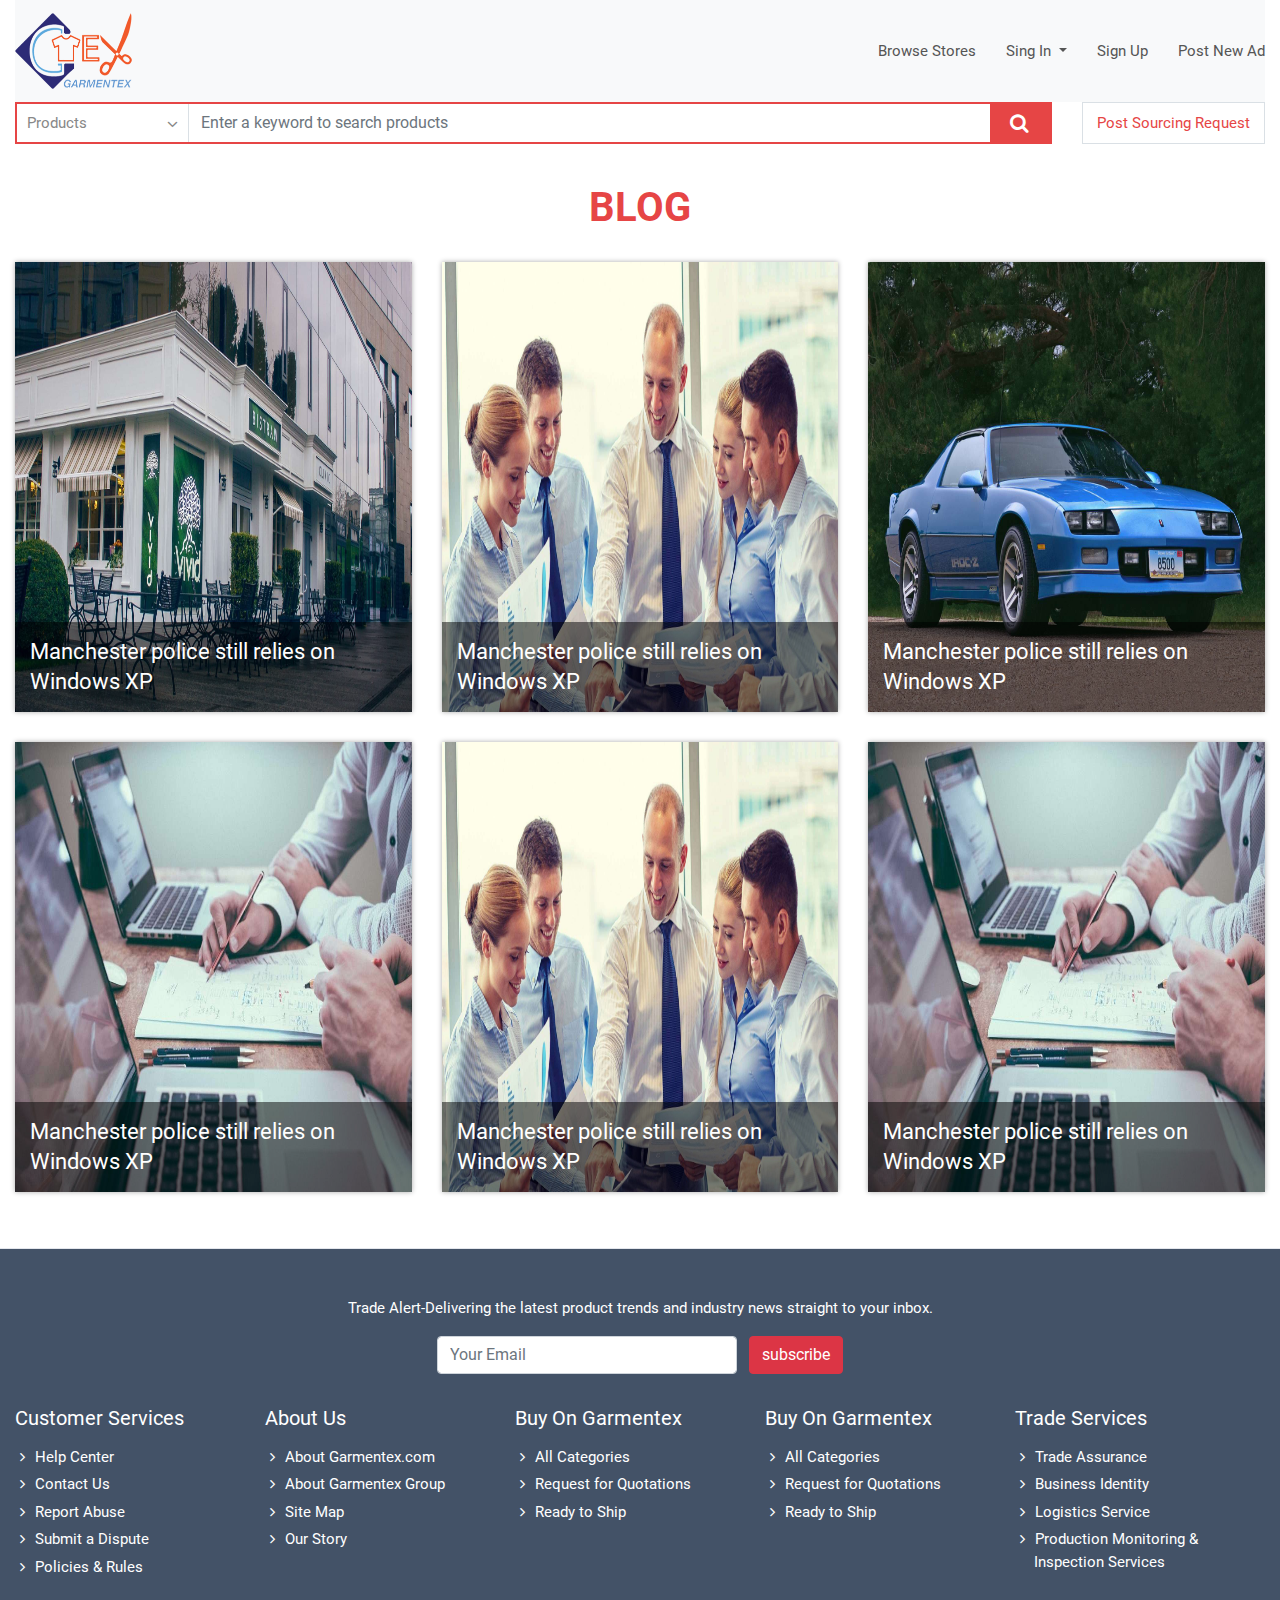
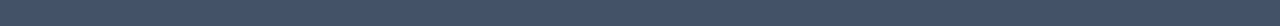
<file: blog/blog.html>
<!doctype html>
<html lang="en">

<head>
  <meta charset="utf-8">
  <meta name="viewport" content="width=device-width, initial-scale=1, shrink-to-fit=no">
  <!-- Bootstrap CSS -->
  <link rel="stylesheet" href="../css/bootstrap.min.css">
  <!-- FontAwesome css -->
  <link rel="stylesheet" href="../css/font-awesome.min.css">
  <!-- Style css -->
  <link rel="stylesheet" href="../style.css">
  <!-- Responsive css -->
  <link rel="stylesheet" href="../css/responsive.css">
  <!-- Sing in css -->
  <link rel="stylesheet" href="blog.css">
  <title>Garmentex bd</title>
</head>

<body>
  <!-- Header section start -->
  <header>
    <div class="container-fluid">
      <nav class="navbar navbar-expand-lg navbar-light bg-light">
        <button class="navbar-toggler" type="button" data-toggle="collapse" data-target="#navbarTogglerDemo03"
          aria-controls="navbarTogglerDemo03" aria-expanded="false" aria-label="Toggle navigation">
          <span class="navbar-toggler-icon"></span>
        </button>
        <a class="navbar-brand" href="../index.html">
          <img src="../images/logo.png" alt="img">
        </a>
        <div class="collapse navbar-collapse" id="navbarTogglerDemo03">
          <ul class="navbar-nav mr-auto mt-2 mt-lg-0">
            <li class="nav-item">
              <a class="nav-link" href="#">Browse Stores</a>
            </li>
            <li class="nav-item dropdown">
              <a class="nav-link dropdown-toggle" href="#" id="navbarDropdown" role="button" data-toggle="dropdown" aria-haspopup="true" aria-expanded="false">
                Sing In
              </a>
              <div class="dropdown-menu" aria-labelledby="navbarDropdown">
                <a class="dropdown-item" href="#">Drowpdown 01</a>
                <a class="dropdown-item" href="#">Drowpdown 02</a>
                <a class="dropdown-item" href="#">Drowpdown 03</a>
              </div>
            </li>
            <li class="nav-item">
              <a class="nav-link" href="#">Sign Up</a>
            </li>
            <li class="nav-item">
              <a class="nav-link" href="#">Post New Ad</a>
            </li>
          </ul>
        </div>
      </nav>
      <div class="search_header">
        <div class="row">
          <div class="col-xl-10">
            <div class="search_product">
              <div class="all_catagories_area border_1">
                <div class="all_catagories drop_down cur_pointer clr_grey">
                  Products
                  <i class="fa fa-angle-down down_arrow" aria-hidden="true"></i>
                </div>
                <div class="categories_list border_1">
                  <ul class="list-unstyled">
                    <li> <a href="#">Suppliers</a></li>
                    <li> <a href="#">Sourcing Requests</a></li>
                  </ul>
                </div>
              </div>
              <form class="search_form">
                <div class="form-group">
                  <div class="search_input">
                    <input type="text" class="form-control rounded-0 border-0" id="SearchProduct"
                      aria-describedby="emailHelp" placeholder="Enter a keyword to search products">
                    <button class="search_icon border-0"><i class="fa fa-search" aria-hidden="true"></i></button>
                  </div>
                </div>
              </form>
            </div>
          </div>
          <div class="col-xl-2">
            <div class="post_sourcing_area border_1 text-center">
              <span class="clr_red text-center cur_pointer d-block"> Post Sourcing Request</span>
              <div class="post_sourcing_list text-left">
                <div class="post_list_inner border_1 bg-white">
                  <h6 class="font_bold font_s_14">Post one request to compare multiple quotes!</h6>
                  <ul class="list-unstyled">
                    <li class="post_list w-100 font_s_12">
                      <div class="posts_details">
                        <p>Jewelry in Stainless Steel</p>
                        <p>Purchase Quantity:25 20' Container</p>
                        <p class="clr_lgt_green">This request has just got 3 quotes for comparison.</p>
                      </div>
                      <div class="post_country">
                        <p> <img src="../images/mexico.jpg" alt="img"> Mexico</p>
                      </div>
                    </li>
                    <li class="post_list w-100 font_s_12">
                      <div class="posts_details">
                        <p>Jewelry in Stainless Steel</p>
                        <p>Purchase Quantity:25 20' Container</p>
                        <p class="clr_lgt_green">This request has just got 3 quotes for comparison.</p>
                      </div>
                      <div class="post_country">
                        <p> <img src="../images/mexico.jpg" alt="img"> Mexico</p>
                      </div>
                    </li>
                    <li class="post_list w-100 font_s_12">
                      <div class="posts_details">
                        <p>Jewelry in Stainless Steel</p>
                        <p>Purchase Quantity:25 20' Container</p>
                        <p class="clr_lgt_green">This request has just got 3 quotes for comparison.</p>
                      </div>
                      <div class="post_country">
                        <p> <img src="../images/mexico.jpg" alt="img"> Mexico</p>
                      </div>
                    </li>
                  </ul>
                  <a href="#" class="rounded bg_red text-white d-inline-block">Post Sourcing Request</a>
                </div>
              </div>
            </div>
          </div>
        </div>
        <!-- Search header section end -->
      </div>
    </div>
  </header>
  <!-- Main section start -->
  <main>
    <div class="blog_page">
      <div class="container-fluid">
        <h1 class="text-center text-uppercase font_bold clr_red">BLOG</h1>
        <div class="blog_section">
          <div class="row">
            <!-- Blog item 01 start -->
            <div class="col-xl-4">
              <a href="#" class="blog_item d-block box_shadow overflow_hidden">
                <div class="blog_item_overlay">
                    <img src="../images/blog_01.jpg" alt="img" class="img-fluid">
                    <div class="blog_title">
                      <h3 class="clr_white">Manchester police still relies on Windows XP</h3>
                    </div>
                    <span class="blog_add clr_white"><i class="fa fa-plus" aria-hidden="true"></i></span>
                </div>
              </a>
            </div>
            <!-- Blog item 01 end -->
            <!-- Blog item 02 start -->
            <div class="col-xl-4">
              <a href="#" class="blog_item d-block box_shadow overflow_hidden">
                <div class="blog_item_overlay">
                    <img src="../images/blog_02.jpg" alt="img" class="img-fluid">
                    <div class="blog_title">
                      <h3 class="clr_white">Manchester police still relies on Windows XP</h3>
                    </div>
                    <span class="blog_add clr_white"><i class="fa fa-plus" aria-hidden="true"></i></span>
                </div>
              </a>
            </div>
            <!-- Blog item 02 end -->
            <!-- Blog item 03 start -->
            <div class="col-xl-4">
              <a href="#" class="blog_item d-block box_shadow overflow_hidden">
                <div class="blog_item_overlay">
                    <img src="../images/blog_03.jpg" alt="img" class="img-fluid">
                    <div class="blog_title">
                      <h3 class="clr_white">Manchester police still relies on Windows XP</h3>
                    </div>
                    <span class="blog_add clr_white"><i class="fa fa-plus" aria-hidden="true"></i></span>
                </div>
              </a>
            </div>
            <!-- Blog item 03 end -->
            <!-- Blog item 04 start -->
            <div class="col-xl-4">
              <a href="#" class="blog_item d-block box_shadow overflow_hidden">
                <div class="blog_item_overlay">
                    <img src="../images/blog_04.jpg" alt="img" class="img-fluid">
                    <div class="blog_title">
                      <h3 class="clr_white">Manchester police still relies on Windows XP</h3>
                    </div>
                    <span class="blog_add clr_white"><i class="fa fa-plus" aria-hidden="true"></i></span>
                </div>
              </a>
            </div>
            <!-- Blog item 04 end -->
            <!-- Blog item 05 start -->
            <div class="col-xl-4">
              <a href="#" class="blog_item d-block box_shadow overflow_hidden">
                <div class="blog_item_overlay">
                    <img src="../images/blog_02.jpg" alt="img" class="img-fluid">
                    <div class="blog_title">
                      <h3 class="clr_white">Manchester police still relies on Windows XP</h3>
                    </div>
                    <span class="blog_add clr_white"><i class="fa fa-plus" aria-hidden="true"></i></span>
                </div>
              </a>
            </div>
            <!-- Blog item 05 end -->
            <!-- Blog item 06 start -->
            <div class="col-xl-4">
              <a href="#" class="blog_item d-block box_shadow overflow_hidden">
                <div class="blog_item_overlay">
                    <img src="../images/blog_04.jpg" alt="img" class="img-fluid">
                    <div class="blog_title">
                      <h3 class="clr_white">Manchester police still relies on Windows XP</h3>
                    </div>
                    <span class="blog_add clr_white"><i class="fa fa-plus" aria-hidden="true"></i></span>
                </div>
              </a>
            </div>
            <!-- Blog item 06 end -->
          </div>
        </div>
      </div>
    </div>
  </main>
  <!-- Main section end -->
  <!-- Footer section start -->
  <footer class="pt-5 pb-5 mt-3 overflow_hidden text-white">
    <div class="container-fluid">
      <div class="subscribe mb-4">
        <p>Trade Alert-Delivering the latest product trends and industry news straight to your inbox.</p>
        <form class="form-inline mt-3">
          <input type="text" class="form-control mb-2 mr-sm-2" id="inlineFormInputName2" placeholder="Your Email">
        
          <button type="submit" class="btn btn-danger mb-2">subscribe</button>
        </form>
      </div>
      <div class="footer_content">
        <h4>Customer Services</h4>
        <ul class="mt-3 list-unstyled">
          <li>
            <a href="#">
              <span><i class="fa fa-angle-right" aria-hidden="true"></i></span>
              Help Center
            </a>
          </li>
          <li>
            <a href="#">
              <span><i class="fa fa-angle-right" aria-hidden="true"></i></span>
              Contact Us
            </a>
          </li>
          <li>
            <a href="#">
              <span><i class="fa fa-angle-right" aria-hidden="true"></i></span>
              Report Abuse
            </a>
          </li>
          <li>
            <a href="#">
              <span><i class="fa fa-angle-right" aria-hidden="true"></i></span>
              Submit a Dispute
            </a>
          </li>
          <li>
            <a href="#">
              <span><i class="fa fa-angle-right" aria-hidden="true"></i></span>
              Policies & Rules
            </a>
          </li>
        </ul>
      </div>
      <div class="footer_content">
        <h4>About Us</h4>
        <ul class="mt-3 list-unstyled">
          <li>
            <a href="#">
              <span><i class="fa fa-angle-right" aria-hidden="true"></i></span>
              About Garmentex.com
            </a>
          </li>
          <li>
            <a href="#">
              <span><i class="fa fa-angle-right" aria-hidden="true"></i></span>
              About Garmentex Group
            </a>
          </li>
          <li>
            <a href="#">
              <span><i class="fa fa-angle-right" aria-hidden="true"></i></span>
              Site Map
            </a>
          </li>
          <li>
            <a href="#">
              <span><i class="fa fa-angle-right" aria-hidden="true"></i></span>
              Our Story
            </a>
          </li>
        </ul>
      </div>
      <div class="footer_content">
        <h4>Buy On Garmentex</h4>
        <ul class="mt-3 list-unstyled">
          <li>
            <a href="#">
              <span><i class="fa fa-angle-right" aria-hidden="true"></i></span>
              All Categories
            </a>
          </li>
          <li>
            <a href="#">
              <span><i class="fa fa-angle-right" aria-hidden="true"></i></span>
              Request for Quotations
            </a>
          </li>
          <li>
            <a href="#">
              <span><i class="fa fa-angle-right" aria-hidden="true"></i></span>
              Ready to Ship
            </a>
          </li>
        </ul>
      </div>
      <div class="footer_content">
        <h4>Buy On Garmentex</h4>
        <ul class="mt-3 list-unstyled">
          <li>
            <a href="#">
              <span><i class="fa fa-angle-right" aria-hidden="true"></i></span>
              All Categories
            </a>
          </li>
          <li>
            <a href="#">
              <span><i class="fa fa-angle-right" aria-hidden="true"></i></span>
              Request for Quotations
            </a>
          </li>
          <li>
            <a href="#">
              <span><i class="fa fa-angle-right" aria-hidden="true"></i></span>
              Ready to Ship
            </a>
          </li>
        </ul>
      </div>
      <div class="footer_content">
        <h4>Trade Services</h4>
        <ul class="mt-3 list-unstyled">
          <li>
            <a href="#">
              <span><i class="fa fa-angle-right" aria-hidden="true"></i></span>
              Trade Assurance
            </a>
          </li>    
          <li>
            <a href="#">
              <span><i class="fa fa-angle-right" aria-hidden="true"></i></span>
              Business Identity
            </a>
          </li>
          <li>
            <a href="#">
              <span><i class="fa fa-angle-right" aria-hidden="true"></i></span>
              Logistics Service
            </a>
          </li>
          <li>
            <a href="#">
              <span><i class="fa fa-angle-right" aria-hidden="true"></i></span>
              Production Monitoring & Inspection Services
            </a>
          </li>
        </ul>
      </div>
    </div>
  </footer>
  <!-- Footer section end -->
  <!-- Js files -->
  <script src="../js/jquery-3.3.1.slim.min.js"></script>
  <script src="../js/popper.min.js"></script>
  <script src="../js/bootstrap.min.js"></script>
  <script src="../js/script.js"></script>
</body>

</html>
</file>
<file: style.css>
/* Roboto light font */
@font-face {
    font-family: 'Roboto-Light';
    src:url('fonts/Roboto-Light.eot?#iefix') format('embedded-opentype'),  
        url('fonts/Roboto-Light.woff') format('woff'), 
        url('fonts/Roboto-Light.ttf')  format('truetype'), 
        url('fonts/Roboto-Light.svg#Roboto-Light') format('svg');
    font-weight: normal;
    font-style: normal;
}  
/* Roboto regular font */
@font-face {
    font-family: 'Roboto-Regular';
    src:url('fonts/Roboto-Regular.eot?#iefix') format('embedded-opentype'),  
        url('fonts/Roboto-Regular.woff') format('woff'), 
        url('fonts/Roboto-Regular.ttf')  format('truetype'), 
        url('fonts/Roboto-Regular.svg#Roboto-Regular') format('svg');
    font-weight: normal;
    font-style: normal;
}
/* Roboto bold font */
@font-face {
    font-family: 'Roboto-Bold';
    src:url('fonts/Roboto-Bold.eot?#iefix') format('embedded-opentype'),  
        url('fonts/Roboto-Bold.woff') format('woff'), 
        url('fonts/Roboto-Bold.ttf')  format('truetype'), 
        url('fonts/Roboto-Bold.svg#Roboto-Bold') format('svg');
    font-weight: normal;
    font-style: normal;
}
/* Roboto black font */
@font-face {
    font-family: 'Roboto-Black';
    src:url('fonts/Roboto-Black.eot?#iefix') format('embedded-opentype'),  
        url('fonts/Roboto-Black.woff') format('woff'), 
        url('fonts/Roboto-Black.ttf')  format('truetype'), 
        url('fonts/Roboto-Black.svg#Roboto-Black') format('svg');
    font-weight: normal;
    font-style: normal;
}
body{
    font-family: 'Roboto-Regular';
    font-size: 15px;
    line-height: 1.5;
    color: #555;
}
a:hover{
    text-decoration: none;
    color: inherit;
}
*,*:focus{
    box-shadow: none;
    outline:none;
    color: inherit;
}
.btn:focus, .btn_active{
    box-shadow: none;
}
a{
    color: inherit;
}
.form-control:focus{
    box-shadow: none;
    border-color: #ced4da;
}
a:focus{
    text-decoration:none;
    outline:none;
}
h1,h2,h3,h4,h5,h6,ul,li,p,a{
    padding:0; 
    margin:0;
}
.font_light{
    font-family: 'Roboto-Light';
}
.font_reg{
    font-family: 'Roboto-Regular';
}
.font_bold{
    font-family: 'Roboto-Bold';
}
.font_black{
    font-family: 'Roboto-Black';
}
.font_s_12{
    font-size: 12px;
}
.font_s_13{
    font-size: 13px;
}
.font_s_14{
    font-size: 14px;
}
.font_s_18{
    font-size: 18px;
}
.font_s_20{
    font-size: 20px;
}
.clr_white{
    color: #fff;
}
.clr_black{
    color: #222;
}
.clr_grey{
    color: #888;
}
.clr_red{
    color: #e64545;
}
.clr_lgt_green{
    color: #54b154;
}
.bg_trans{
    background-color: transparent;
}
.bg_red{
    background-color: #e64545;
}
a.bg_red:hover{
    background-color: #d92121;
}
.border_1{
    border: 1px solid #dae0e5;
}
.cur_pointer{
    cursor: pointer;
}
.overflow_hidden{
    overflow: hidden;
}
.box_shadow{
    box-shadow: 0px 0px 5px #ababab;
}
.custom_tooltip{
    position: relative;
}
.tool_tip_inner{
    position: absolute;
    top: 0px;
    left: 0;
    right: 0;
    margin: auto;
}
/* Custom dropdown css start */
.drop_down_menu{
    position: relative;
}
.down_menu_arrow{
    transition: all 100ms ease;
}
.drop_down_menu:hover .down_menu_arrow{
    transform: rotate(180deg);
}
.dropdown_collapse{
    position: absolute;
    display: none;
    right: 0;
    width: 100px;
    top: 10px;
}
.dropdown_collapse_inner{
    margin-top: 10px;
}
.drop_down_menu:hover .dropdown_collapse{
    display: block;
}
.down_arrow{
    font-size: 17px;
    position: absolute;
    right: 5px;
    top: 50%;
    transform: translate(-50%,-50%);
    transition: all 100ms ease;
}
/* Custom dropdown css end */
/* Header css start */
header .navbar{
    padding-left: 0;
    padding-right: 0;
}
header .navbar-nav{
    position: absolute;
    right: -15px;
}
header .navbar-brand img{
    width: 50%;
}
header .navbar-light .navbar-nav .nav-link {
    color: inherit;
    padding: 0px 15px;
}
header .navbar-light .navbar-nav .nav-link:focus, header .navbar-light .navbar-nav .nav-link:hover{
    color: #e64545;
}
header .dropdown-menu{
    padding: 5px 0px;
    font-size: 14px;
}
header .dropdown-menu .dropdown-item{
    padding: 4px 15px;
}
header .dropdown-menu .dropdown-item:hover{
    color: #e64545;
}
/* Header css end */
/* Footer css start */
footer{
    background-color: #435267;
    border-top: 1px solid #e3e6ec;
}
.footer_content{
    width: 20%;
    float: left;
}
.footer_content h4{
    font-size: 20px;
}
.footer_content ul li{
    margin-bottom: 5px;
    text-indent: -7px;
    margin-left: 19px;
}
.footer_content ul li:last-child{
    margin-bottom: 0px;
}
.footer_content ul li span{
    width: 4px;
    display: inline-block;
    text-align: center;
}
.footer_content ul li a:hover{
    color: #e64545;
}
.subscribe{
    margin: auto;
    text-align: center;
}
.subscribe form{
    display: block;
}
.subscribe form input{
    width: 300px !important;
}
/* Footer css end */
/* Home page css start */
/* .carousel-indicators{
    bottom: -40px;
} */
/* .carousel-indicators li{
    background-color: #b1b1b1;
    width: 12px;
    height: 12px;
} */
/* .carousel-indicators .active{
    background-color: #e64545;
} */
.main_cat_item ul li{
    padding: 4px 0px;
}
.main_cat_item ul li a span{
    float: right;
}
.main_cat_item ul li a:hover{
    color: #e64545;
}
.interested_product ul li a{
    display: table;
    width: 100%;
}
.interested_product ul li{
    padding: 0;
    margin-bottom: 12px;
}
.interested_product ul li:last-child{
    margin-bottom: 0px;
}
.interested_product ul li a:hover{
    color: inherit;
}
.interested_product ul li a .dis_tble_cl{
    display: table-cell;
    vertical-align: middle;
    float: none;
}
.interested_product ul li a .appairal_img{
    padding-right: 30px;
    width: 44px;
    height: 44px;
    overflow: hidden;
}
.tranding_product_img{
    height: 150px;
    position: relative;
    display: block;
}
.tranding_product_img img{
    position: absolute;
    top: 50%;
    left: 50%;
    transform: translate(-50%,-50%);
}
.product_item{
    margin-bottom: 30px;
}
.product_item:hover{
    box-shadow: 0px 0px 10px #ced7e4;
}
.product_img{
    height: 215px;
    position: relative;
}
.product_img img{
    position: absolute;
    top: 50%;
    left: 50%;
    transform: translate(-50%,-50%);
}
.product_details p{
    margin-bottom: 10px;
}
.product_details p:last-child{
    margin-bottom: 0px;
}
.trade_services_item{
    margin-bottom: 30px;
}
.trade_services_item:hover{
    box-shadow: 0px 0px 10px #ced7e4;
}
.trade_services_item_img{
    position: relative;
}
.trade_services_item_img span{
    position: absolute;
    top: 0;
    left: 0;
    background-color: #e64545;
    padding: 3px 15px;
}
.trade_services_item_img p{
    position: absolute;
    left: 15px;
    bottom: 30px;
}
.trade_services_item_content{
    border-top: none;
    display: table;
}
.trade_services_item_content_dis_cl{
    display: table-cell;
    float: none;
    vertical-align: middle;
}
.trade_services_item_content ul li{
    display: inline-block;
    margin-left: 20px;
}
.trade_services_item_content ul li:first-child{
    margin-left: 0px;
}
.main_banner{
    margin-top: 20px;
}
/* Carousel slider css start */
.main_banner .carousel-caption{
    width: 100%;
    left: 0;
    right: 0;
    height: 100%;
    background-color: rgba(119, 75, 75, 0.6);
    padding: 0;
    bottom: 0;
}
.main_banner .carouse_custom_inner{
    height: 100%;
    position: relative;
}
.main_banner .carousel_main_caption{
    position: absolute;
    left: 50%;
    top: 50%;
    transform: translate(-50%,-50%);
}
.main_banner .carousel_main_caption p{
    font-size: 25px;
    font-weight: lighter;
    font-style: italic;
    line-height: 40px;
}
.main_banner .carousel-control-next, .main_banner .carousel-control-prev{
    display: none;
}
.main_banner .carousel-indicators{
    bottom: -50px;
}
.main_banner .carousel-indicators li{
    background-color: #b1b1b1;
    width: 14px;
    height: 14px;
    border-radius: 50%;
}
.main_banner .carousel-indicators .active {
    background-color: #e64545;
}
/* Carousel slider css end */
.all_catagories{
    position: relative;
    padding: 8px 10px;
    background: #fff;
    z-index: 999;
}
.all_catagories .menu_icon{
    margin-right: 5px;
}
.all_catagories_area:hover .down_arrow{
    transform: translate(-50%,-50%) rotate(180deg)
}
.all_catagories_area{
    position: relative;
}
.categories_list{
    display: none;
    padding: 15px;
    box-shadow: 3px 3px 5px rgba(0,33,66,0.2);
    border: 1px solid #dae0e5;
    background: #fff;
    position: absolute;
    margin-top: -1px;
    width: 600px;    
    left: -1px;
    z-index: 9999;
}
.categories_list ul li{
    padding: 3px 6px;
}
.categories_list ul li:hover{
    background-color: #e6ecf2;
}
.categories_list ul li span{
    margin-right: 5px;
    width: 12px;
    display: inline-block;
}
.categories_list ul li a{
    font-size: 13px;
    color: #555;
}
.all_catagories_area:hover .categories_list{
    display: block;
}
.post_sourcing_area{
    position: relative;
}
.post_sourcing_area span{
    padding: 9px 0px;
}
.post_sourcing_area .post_sourcing_list{
    position: absolute;
    width: 430px;
    right: 0;
    padding-top: 10px;
    box-shadow: 0 3px 5px #d9d9d9;
    display: none;
    background: transparent;
    z-index: 9999;
}
.post_sourcing_area .post_sourcing_list .post_list_inner{
    padding: 20px;
}
.post_sourcing_area .post_sourcing_list h6{
    border-bottom: 1px solid #ccc;
    padding-bottom: 10px;
    margin-bottom: 10px;
}
.post_sourcing_area .post_list{
    display: table;
    vertical-align: middle;
    padding: 10px 0;
    border-bottom: 1px dashed #ccc;
}
.post_sourcing_area .post_list:last-child{
    border-bottom: none;
}
.post_sourcing_area .posts_details{
    display: table-cell;
    vertical-align: middle;
    float: none;
    width: 280px;
}
.post_sourcing_area .post_country{
    display: table-cell;
    vertical-align: middle;
    float: none;
}
.post_sourcing_list a{
    padding: 5px 12px;
    margin-top: 10px;
}
.post_sourcing_area:hover .post_sourcing_list{
    display: block;
}
.post_list_inner{
    position: relative;
}
.post_list_inner:before{
    content: url('images/up.jpg');
    position: absolute;
    right: 20px;
    top: -16px;
}
.search_product{
    border: 2px solid #e64545;
    box-sizing: border-box;
    display: flex;
}
.search_product .all_catagories_area{
    width: 20%;
    float: left;
    border: none;
    border-right: 1px solid #dae0e5;
}
.search_product form.search_form{
    float: left;
    width: 100%;
}
.search_product form.search_form .form-group{
    margin: 0;
}
.search_product .categories_list{
    width: 150px;
    padding: 0;
    margin-top: 0;
    left: -2px;
}
.search_product .categories_list ul li a{
    padding: 4px 10px;
}
.search_product .search_input{
    position: relative;
}
.search_product .search_input input{
    width: calc(100% - 50px);
}
.search_product button.search_icon{
    position: absolute;
    right: 0;
    top: 50%;
    transform: translate(0%,-50%);
    background: #e64545;
    height: 100%;
    color: #fff;
    padding: 4px 0px;
    width: 60px;
    text-align: center;
    font-size: 20px;
}
/* Home page css end */
/* Ragistration page css start */
.stepwizard_step p {
    margin-top: 10px;
}
.stepwizard-row {
    display: table-row;
}
.stepwizard {
    display: table;
    width: 100%;
    position: relative;
}
.stepwizard_step button[disabled] {
    opacity: 1 !important;
    filter: alpha(opacity=100) !important;
}
.stepwizard-row:before {
    top: 25px;
    bottom: 0;
    position: absolute;
    content: " ";
    width: 100%;
    height: 1px;
    background-color: #ccc;
}
.registration_page form{
    margin-top: 40px;
}
.stepwizard_step {
    display: table-cell;
    text-align: center;
    position: relative;
}
.btn_circle{
    width: 50px;
    height: 50px;
    font-size: 20px;
    padding: 9px 0px;
    border: 1px solid #ccc;
    display: inline-block;
    background: #fff;
}
[type=button], [type=reset], [type=submit], button{
    -webkit-appearance: inherit;
}
.stepwizard_step .btn_active{
    background-color: #f00;
    border-color: #d60303;
    color: #fff;
}
/* Ragistration page css end */
/* Quistions page css start */
html, .quistions_page{
    height: 100%;
}
.quistions_page_main_content{
    padding: 0px 0px 30px 0;
    display: table;
    height: 100%;
    width: 100%;
}
.quistion_page_inner{
    display: table-cell;
    vertical-align: middle;
    height: 100%;
}
.quistion_page_inner button{
    width: 300px;
}
.quistion_page_inner a.link{
    text-decoration: underline;
}
.quistion_page_inner a.link:hover{
    color: #e64545;
}
.quistion_page_inner .quistions_item_area{
    margin-top: 30px;
}
.quistion_page_inner a.quistion_item{
    margin-top: 30px;
}
.quistion_page_inner a.quistion_item:hover{
    text-decoration: underline;
    color: #e64545;
    border-color: #e64545 !important;
}
.quistion_page_inner a.quistion_item .icons{
    vertical-align: middle;
}
/* Quistions page css end */
</file>
<file: css/responsive.css>
/**Media query large**/
@media (max-width: 1199px) {
    
}
/**Media query meduum**/
@media (max-width: 991px) {

}
/**Media query small**/
@media (max-width: 767px) {
    .font_s_18 {
        font-size: 16px;
    }
    /* Quistions page css start */
    .quistion_page_inner h1{
        font-size: 30px;
    }
    .quistion_page_inner button.mt-5{
        margin-top: 30px !important;
    }
    /* Quistions page css start */
}
/**Media query extra small**/
@media (max-width: 575px) {
    .font_s_18{
        font-size: 15px;
    }
    .full_width_575{
        width: 100% !important;
    }
    /* Quistions page css start */
    .quistion_page_inner h1{
        font-size: 25px;
    }
    .quistion_page_inner button.mt-5{
        margin-top: 25px !important;
    }
    .quistion_page_inner .quistions_item_area {
        margin-top: 10px;
    }
    .quistion_page_inner a.quistion_item{
        margin-top: 15px;
        padding: 15px 20px !important;
    }
    /* Quistions page css end */
}
</file>
<file: blog/blog.css>
.blog_page{
    padding: 40px 0 10px 0;
}
.blog_section{
    padding-top: 30px;
}
.blog_item{
    height: 450px;
    position: relative;
    margin-bottom: 30px;
}
.blog_item img{
    height: 100%;
}
.blog_item .blog_title{
    position: absolute;
    bottom: 0;
    width: 100%;
    left: 0px;
    right: 0;
    background-color: rgba(0,0,0,.5);
    padding: 15px;
}
.blog_item .blog_title h3{
    font-size: 22px;
    line-height: 30px;
}
.blog_item span.blog_add{
    position: absolute;
    top: 50%;
    left: 50%;
    transform: translate(-50%,-50%);
    font-size: 35px;
    display: none;
}
.blog_item .blog_item_overlay{
    height: 100%;
    background-color: rgb(67, 82, 103);
}
.blog_item:hover .blog_title, .blog_item:hover img{
    opacity: 0;
}
.blog_item:hover span.blog_add{
    display: block;
    z-index: 99999;
}
.blog_single span a:hover{
    color: #07afff;
}
/* Blog single css start */
.blog_single{
    padding-bottom: 10px;
}
.blog_single img{
    margin-top: 20px;
}
.blog_single img:first-child{
    margin-top: 0px;
}
.blog_single h4{
    margin-top: 20px;
}
.blog_single p{
    margin-top: 20px;
}
.blog_single p:first-child{
    margin-top: 0px;
}
.right_sideber ul.social_icon li a{
    font-size: 20px;
    background: #3e7ebf;
    width: 50px;
    padding: 5px;
}
.right_sideber ul.social_icon li a:hover{
    background: #e64545;
}
</file>
